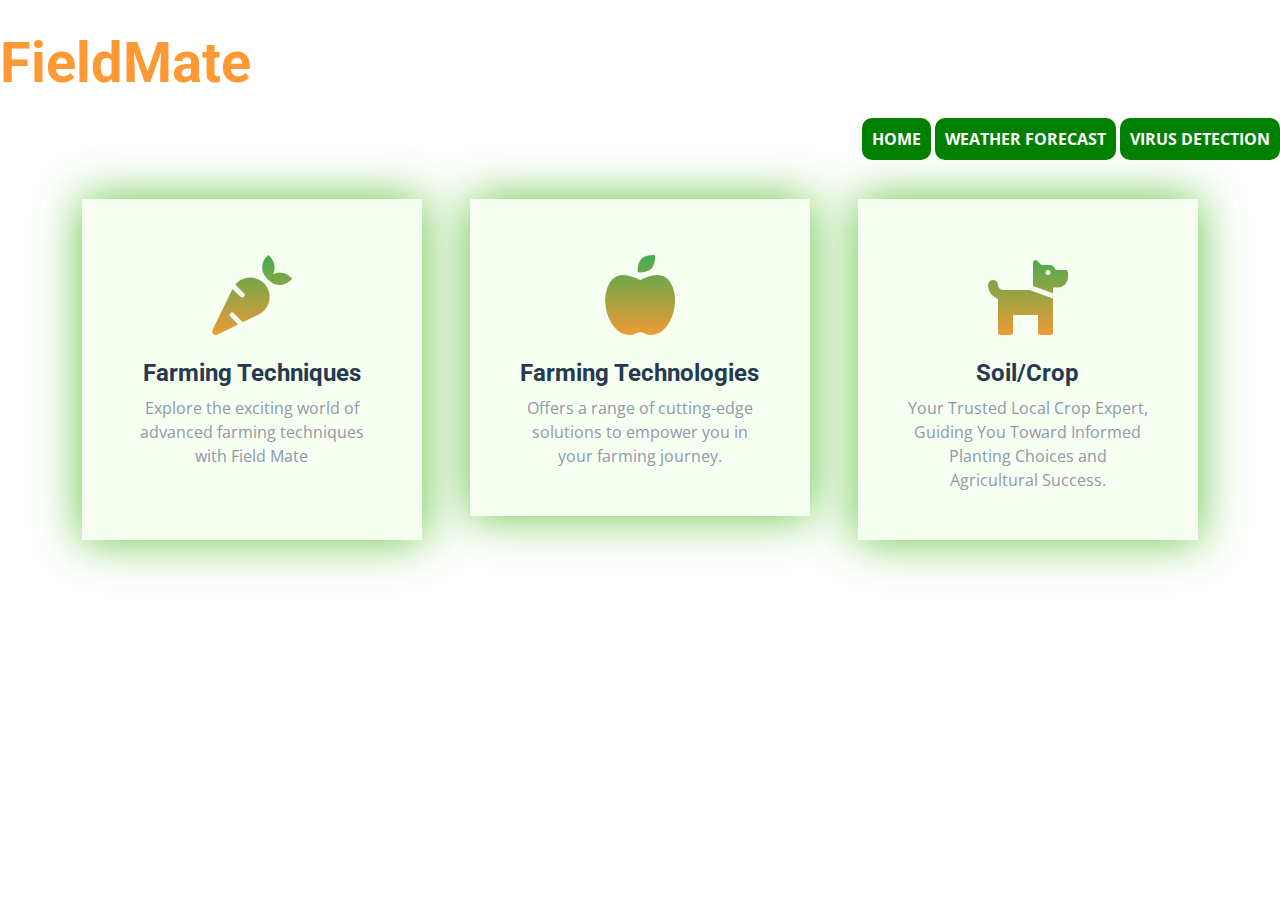
<file: more/more.html>
<!DOCTYPE html>
<html lang="en">

<head>
    <meta charset="utf-8">
    <title>FieldMate</title>
    <meta content="width=device-width, initial-scale=1.0" name="viewport">
    <meta content="Free HTML Templates" name="keywords">
    <meta content="Free HTML Templates" name="description">

    <!-- Favicon -->
    <link href="img/favicon.ico" rel="icon">

    <!-- Google Web Fonts -->
    <link rel="preconnect" href="https://fonts.gstatic.com">
    <link href="https://fonts.googleapis.com/css2?family=Open+Sans:wght@400;600&family=Roboto:wght@500;700&display=swap" rel="stylesheet">

    <!-- Icon Font Stylesheet -->
    <link href="https://cdnjs.cloudflare.com/ajax/libs/font-awesome/5.15.0/css/all.min.css" rel="stylesheet">
    <link href="https://cdn.jsdelivr.net/npm/bootstrap-icons@1.4.1/font/bootstrap-icons.css" rel="stylesheet">

    <!-- Libraries Stylesheet -->
    <link href="lib/owlcarousel/assets/owl.carousel.min.css" rel="stylesheet">

    <!-- Customized Bootstrap Stylesheet -->
    <link href="css/bootstrap.min.css" rel="stylesheet">

    <!-- Template Stylesheet -->
    <link href="css/style.css" rel="stylesheet">



    <style>
        .btn1{
            font-size: 20x;
            font-weight: bold;
            background: green;
            width:10px;
            padding: 10px;
            text-align: center;
            text-transform: uppercase;
            color: #fff;
            border-radius: 10px;
            cursor: pointer;
            
        }

        .corner{
            justify-content: right;
        }


    

    </style>




</head>

<body>
    <!-- Topbar Start -->
 
            </div>
            <div class="col-lg-6">
                
                    <a href="C:\Users\shiva\Downloads\resume\FieldMate_web\index.html" class="navbar-brand ms-lg-5">
                        <h1 class="m-0 display-4 text-primary"><span class="text-secondary">FieldMate</h1>
                    </a>
                   
                </div>
                
            </div>
            <div class="corner" align="right">
                <a href="../index.html" class="btn1">home</a> 
                <a href="../new_weather/new_weather.html" class="btn1">Weather forecast</a> 
                <a href="../virus/virus.html" class="btn1">virus detection</a> 
                
            </div>
           
    
    <!-- Topbar End -->





    <!-- Services Start -->
    <div class="container-fluid py-5">
        <div class="container">
            <div class="row g-5">
               
                <div class="col-lg-4 col-md-6">
                    <div class="service-item bg-light text-center p-5">
                        <i class="fa fa-carrot display-1 text-primary mb-3"></i>
                        <a href="avdtech/avdtecq.html" class="press"><h4>Farming Techniques</h4></a>
                        <p class="mb-0">Explore the exciting world of advanced farming techniques with Field Mate <br><br>

                        </p>
                        
                    </div>
                </div>
                <div class="col-lg-4 col-md-6">
                    <div class="service-item bg-light text-center p-5">
                        <i class="fa fa-apple-alt display-1 text-primary mb-3"></i>
                        <a href="tech/tech.html" class="press"><h4>Farming Technologies</h4></a>
                        <p class="mb-0"> Offers a range of cutting-edge solutions to empower you in your farming journey.</p>
                    </div>
                </div>
                <div class="col-lg-4 col-md-6">
                    <div class="service-item bg-light text-center p-5">
                        <i class="fa fa-dog display-1 text-primary mb-3"></i>
                        <a href="soil/soil.html" class="press"><h4>Soil/Crop</h4></a>
                        <p class="mb-0">Your Trusted Local Crop Expert, Guiding You Toward Informed Planting Choices and Agricultural Success.</p>
                    </div>
                </div>
               
                </div>
            </div>
        </div>
    </div>
    <!-- Services End -->

    <a href="#" class="btn btn-secondary py-3 fs-4 back-to-top"><i class="bi bi-arrow-up"></i></a>


    <!-- JavaScript Libraries -->
    <script src="https://code.jquery.com/jquery-3.4.1.min.js"></script>
    <script src="https://cdn.jsdelivr.net/npm/bootstrap@5.0.0/dist/js/bootstrap.bundle.min.js"></script>
    <script src="lib/easing/easing.min.js"></script>
    <script src="lib/waypoints/waypoints.min.js"></script>
    <script src="lib/counterup/counterup.min.js"></script>
    <script src="lib/owlcarousel/owl.carousel.min.js"></script>

    <!-- Template Javascript -->
    <script src="js/main.js"></script>
</body>

</html>
</file>
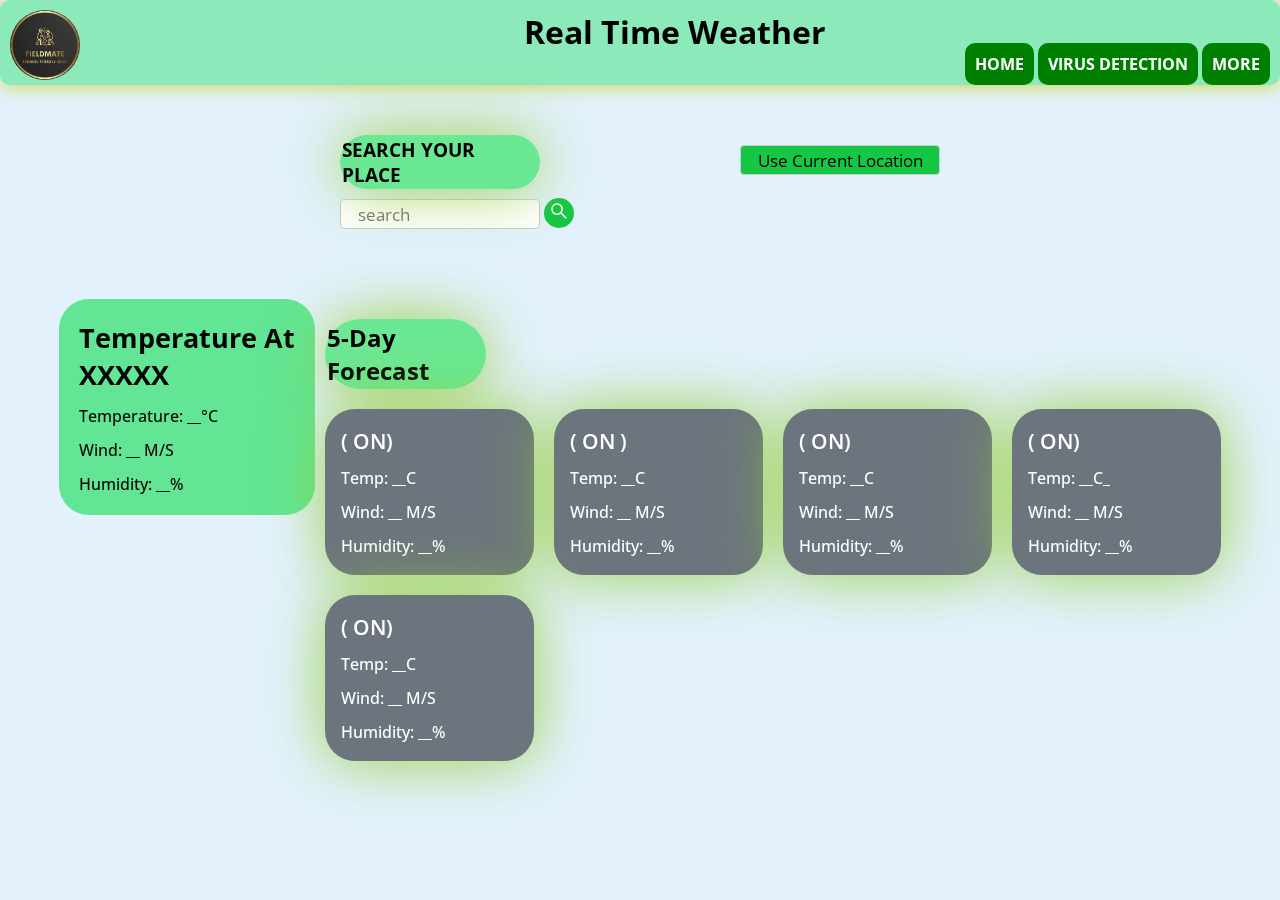
<file: new_weather/new_weather.html>
<!DOCTYPE html>
<!-- Coding By CodingNepal - www.codingnepalweb.com -->
<html lang="en">
  <head>
    <meta charset="utf-8">
  
    <title>weather</title>
    <link rel="stylesheet" href="style.css">
    <meta name="viewport" content="width=device-width, initial-scale=1.0">
    <script src="script.js" defer></script>

    <style>
     

     .hd{
            
           
            background: rgb(255, 255, 255);
            max-width:100%;
            padding: 10px;
            text-align: center;
            border-radius: 10px;
            backdrop-filter: saturate(180%) blur(5px);
            background-color: rgba(25, 219, 83, 0.401);
           box-shadow: 0 0 20px #c3cf22e4;
           transition: .5s;
          
      
           
           
   }

   .nav1{
            font-size: 20x;
            font-weight: bold;
            background: green;
            width:10px;
            padding: 10px;
            text-align: center;
            text-transform: uppercase;
            color: #fff;
            border-radius: 10px;
            cursor: pointer;
            text-decoration: none;
            
        }

        .fm{
     
     border-radius: 50%;
     width: 70px;
     margin:auto;
        }


        .card{
          backdrop-filter: saturate(180%) blur(10px);
      
      box-shadow: 0 0 60px #92cb36e4;
       transition: .5s
        }

        .searchfx{
          display: flex;
          gap: 10px;
        }

        .car {
           width: 20%;
               }

        .fxside{
          display: flex;
          gap:10px;
          justify-content: center;
        }

        .container{
          display: flex;
          justify-content: center;
          padding: 50px;

        }
        #google_translate_element {
            position: fixed;
            top: 20px;
            right: 20px;
            z-index: 9999; 
        }
      .search-container {
            text-align: center;
            margin: 20px 0;
        }

        #search-input {
            padding: 5px;
            width: 300px;
            font-size: 16px;
        }

        #search-button {
            padding: 5px 15px;
            font-size: 16px;
            cursor: pointer;
        }
        .day{

          background-color: rgba(34, 223, 75, 0.601);
          width: 18%;         
          border-radius: 220px;
          padding: 2px;
          backdrop-filter: saturate(180%) blur(10px);
      
      box-shadow: 0 0 60px #92cb36e4;
       transition: .5s
          

        }

        .search{

background-color: rgba(34, 223, 75, 0.601);
width: 50%;         
border-radius: 220px;
padding: 2px;
backdrop-filter: saturate(180%) blur(10px);

box-shadow: 0 0 60px #92cb36e4;
transition: .5s


}



    </style>




  </head>
  <body>
    <div class="hd">

      <div>
      <img class="fm" align="left" src="logo1 (1) (1).png" alt="">
    </div>
    <h1 class="he" >Real Time Weather</h1>
    
    <div  align="right">
      <a href="../index.html" class="nav1">home</a> 
      
      <a href="../virus/virus.html" class="nav1">virus detection</a> 
      <a href="../more/more.html" class="nav1">More</a> 
      
    </div>
    </div>
    <div class="container">
      <div class="weather-input">
        
       
        <h3 class="search">SEARCH YOUR PLACE</h3>
        <div clas="searchfx">

        <input class="city-input" type="text" placeholder="search">
      
        <button   class="search-btn"><svg stroke="currentColor" fill="currentColor" stroke-width="0" viewBox="0 0 1024 1024" height="1.5em"
          width="1.5em" xmlns="http://www.w3.org/2000/svg">
          <path
            d="M909.6 854.5L649.9 594.8C690.2 542.7 712 479 712 412c0-80.2-31.3-155.4-87.9-212.1-56.6-56.7-132-87.9-212.1-87.9s-155.5 31.3-212.1 87.9C143.2 256.5 112 331.8 112 412c0 80.1 31.3 155.5 87.9 212.1C256.5 680.8 331.8 712 412 712c67 0 130.6-21.8 182.7-62l259.7 259.6a8.2 8.2 0 0 0 11.6 0l43.6-43.5a8.2 8.2 0 0 0 0-11.6zM570.4 570.4C528 612.7 471.8 636 412 636s-116-23.3-158.4-65.6C211.3 528 188 471.8 188 412s23.3-116.1 65.6-158.4C296 211.3 352.2 188 412 188s116.1 23.2 158.4 65.6S636 352.2 636 412s-23.3 116.1-65.6 158.4z">
          </path>
        </svg></button>
      </div>
    </div>
      
    
      



        <div class="separator"></div>
        <button class="location-btn">Use Current Location</button>
      </div>
    





      










       <div class="fxside">
      <div class=" car weather-data">
        <div class="current-weather">
          <div class="details">
            
            <h2>Temperature At XXXXX</h2>
            <h6>Temperature: __°C</h6>
            <h6>Wind: __ M/S</h6>
            <h6>Humidity: __%</h6>
          </div>
        </div>
        </div>
        <div class="weather-data">
        <div class="days-forecast">
          <h2 class="day">  5-Day Forecast</h2>
          <ul class="weather-cards">
            <li class="card">
              <h3>( ON)</h3>
              <h6>Temp: __C</h6>
              <h6>Wind: __ M/S</h6>
              <h6>Humidity: __%</h6>
            </li>
            <li class="card">
              <h3>( ON )</h3>
              <h6>Temp: __C</h6>
              <h6>Wind: __ M/S</h6>
              <h6>Humidity: __%</h6>
            </li>
            <li class="card">
              <h3>( ON)</h3>
              <h6>Temp: __C</h6>
              <h6>Wind: __ M/S</h6>
              <h6>Humidity: __%</h6>
            </li>
            <li class="card">
              <h3>( ON)</h3>
              <h6>Temp: __C_</h6>
              <h6>Wind: __ M/S</h6>
              <h6>Humidity: __%</h6>
            </li>
            <li class="card">
              <h3>( ON)</h3>
              <h6>Temp: __C</h6>
              <h6>Wind: __ M/S</h6>
              <h6>Humidity: __%</h6>
            </li>
          </ul>
        </div>
      </div>
    </div>
  </div>
</div>

<div id="google_translate_element"></div>

    <script type="text/javascript">
        function googleTranslateElementInit() {
            new google.translate.TranslateElement({pageLanguage: 'en', includedLanguages: 'en,te,hi', layout: google.translate.TranslateElement.InlineLayout.SIMPLE}, 'google_translate_element');
        }
    </script>

    <script type="text/javascript" src="https://translate.google.com/translate_a/element.js?cb=googleTranslateElementInit"></script>
   <script>
    
  </body>
</html>
</file>
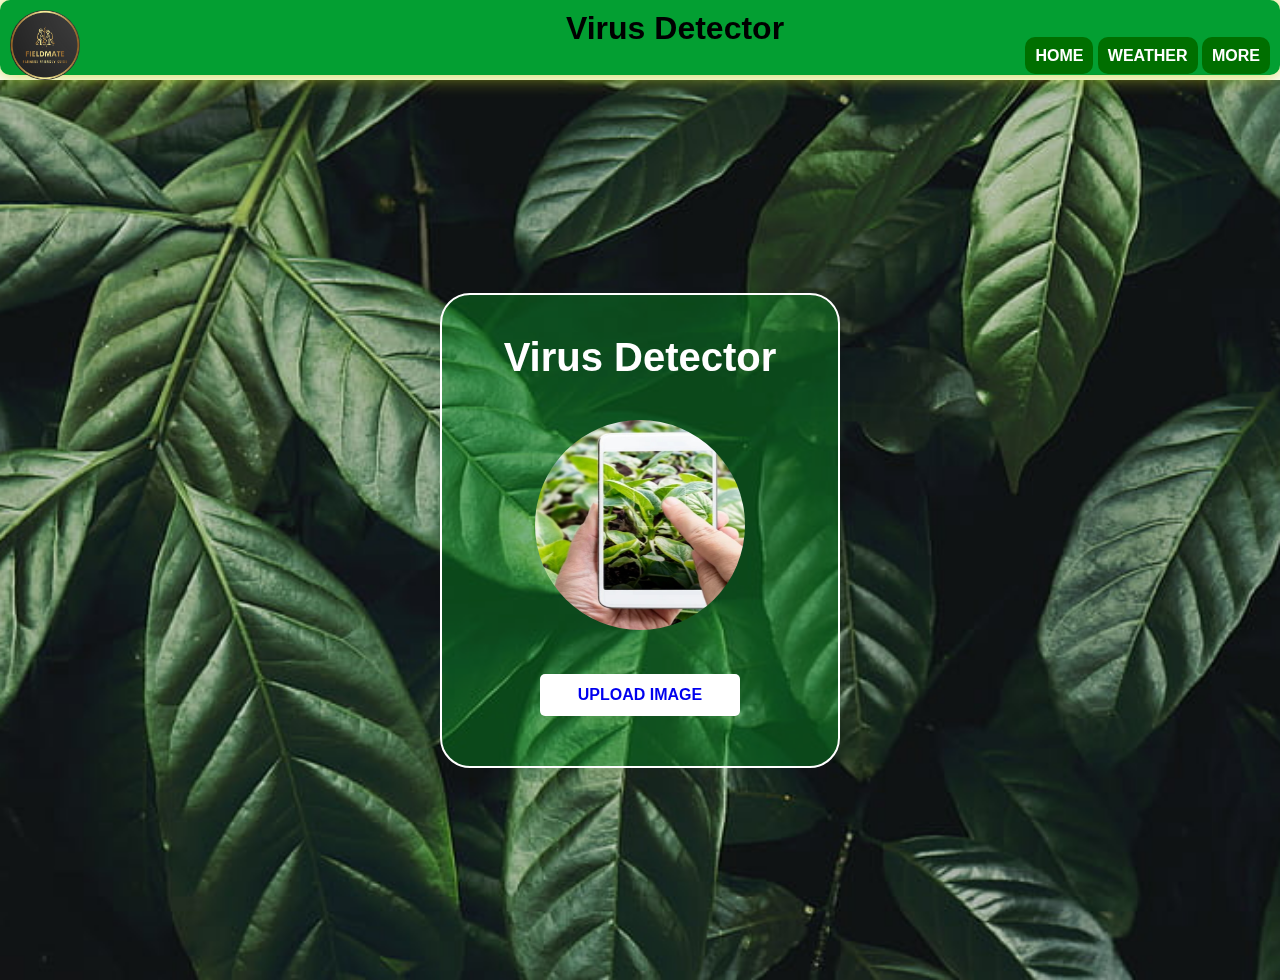
<file: virus/virus.html>
<!DOCTYPE html>
<html lang="en">
<head>
    <meta name="viewport" content="width=device-width, initial-scale=1.0">
    <title>Virus Detector</title>
    <style>
        /* Your existing CSS code here */
        #google_translate_element {
            position: fixed;
            top: 20px;
            right: 20px;
            z-index: 9999; 
        }
      .search-container {
            text-align: center;
            margin: 20px 0;
        }

        #search-input {
            padding: 5px;
            width: 300px;
            font-size: 16px;
        }

        #search-button {
            padding: 5px 15px;
            font-size: 16px;
            cursor: pointer;
        }



        * {
            margin: 0;
            padding: 0;
            font-family: 'poppins', sans-serif;
            box-sizing: border-box;
        }

        .c1 {
            width: 100%;
            height: 100vh;
            background: rgb(246, 248, 246);
            display: flex;
            align-items: center;
            justify-content: center;
        }

        .c2 {
            width: 400px;
            background: #0892246d;
            padding: 40px;
            border: 2px solid white; /* Add a white border */
            border-radius: 30px;
            text-align: center;
            position: relative;
        }
        

        .c2 h1 {
            font-size: 40px;
            font-weight: 800;
            color: #ffffff;
        }

        .c2 img {
            width: 210px;
            height: 210px;
            border-radius: 50%;
            margin-top: 40px;
            margin-bottom: 30px;
        }

        label {
            display: block;
            width: 200px;
            background: #fff;
            padding: 12px;
            margin: 10px auto;
            border-radius: 5px;
            cursor: pointer;
        }

        input {
            display: none;
        }

        .c1 {
            background-image: url("back1.jpg");
            background-size: cover;
            background-repeat: no-repeat;
            background-position: center;
        }

        
        .message {
            color: red;
            font-size: 25px;
            position: absolute; /* Position it absolutely within the .c2 element */
            bottom: 20px; /* Adjust the distance from the bottom */
            left: 0; /* Position it at the left */
            right: 0; /* Position it at the right */
        }
        

        /* Add a class to hide the "Upload Image" label after image upload */
        .hidden {
            display: Update Image;
        }
        
        .hd{
            
           
            background: rgb(255, 255, 255);
            max-width:100%;
            padding: 10px;
            text-align: center;
            border-radius: 10px;
            backdrop-filter: saturate(180%) blur(5px);
            background-color: rgb(3, 159, 50);
           box-shadow: 0 0 20px #c3cf22e4;
           transition: .5s;
        }
          
      
        .nav1{
            font-size: 20x;
            font-weight: bold;
            background: rgb(0, 111, 0);
            width:10px;
            padding: 10px;
            text-align: center;
            text-transform: uppercase;
            color: #fff;
            border-radius: 10px;
            cursor: pointer;
            text-decoration: none;
            
        }

        .fm{
     
     border-radius: 50%;
     width: 70px;
     margin:auto;
        }


    </style>
</head>
<body>
    <div class="up">
    <div class="hd">

        <div>
        <img class="fm" align="left" src="logo1 (1) (1).png" alt="">
      </div>
      <h1 >Virus Detector</h1>
      
      <div  align="right">
        <a href="../index.html" class="nav1">HOME</a> 
        
        <a href="../new_weather/new_weather.html" class="nav1">WEATHER</a> 
        <a href="../more/more.html" class="nav1">MORE</a> 
        
      </div>
      </div>

     
      <div class="c1">
    <div class="c2"  >
        <b><h1>Virus Detector</h1></b>
        <div class="message" id="message"></div>
        <!-- Added an id to the image element -->
        <img src="virus uplode.jpg" id="profile-pic">
        <!-- Use an anchor element to open the Google Form -->
        <label for="input-file" id="upload-label"><a href="https://forms.gle/nh1Pn8nxFFRJ5iqW7" target="_blank" style="text-decoration: none;"><strong>UPLOAD IMAGE</strong></a></label>
        <!-- Corrected the id attribute to match the JavaScript code -->
        <input type="file" accept="image/jpeg, image/png, img/jpg" id="input-file">
    </div>
</div>
</div>

<div id="google_translate_element"></div>

    <script type="text/javascript">
        function googleTranslateElementInit() {
            new google.translate.TranslateElement({pageLanguage: 'en', includedLanguages: 'en,te,hi', layout: google.translate.TranslateElement.InlineLayout.SIMPLE}, 'google_translate_element');
        }
    </script>

    <script type="text/javascript" src="https://translate.google.com/translate_a/element.js?cb=googleTranslateElementInit"></script>
   <script>
     <script>
    let profilePic = document.getElementById("profile-pic");
    let inputFile = document.getElementById("input-file");
    let message = document.getElementById("message");

    inputFile.onchange = function () {
        profilePic.src = URL.createObjectURL(inputFile.files[0]);
        // Display a message in red font
        message.textContent = "Image is uploaded";
    }
</script>
</body>
</html>
</file>
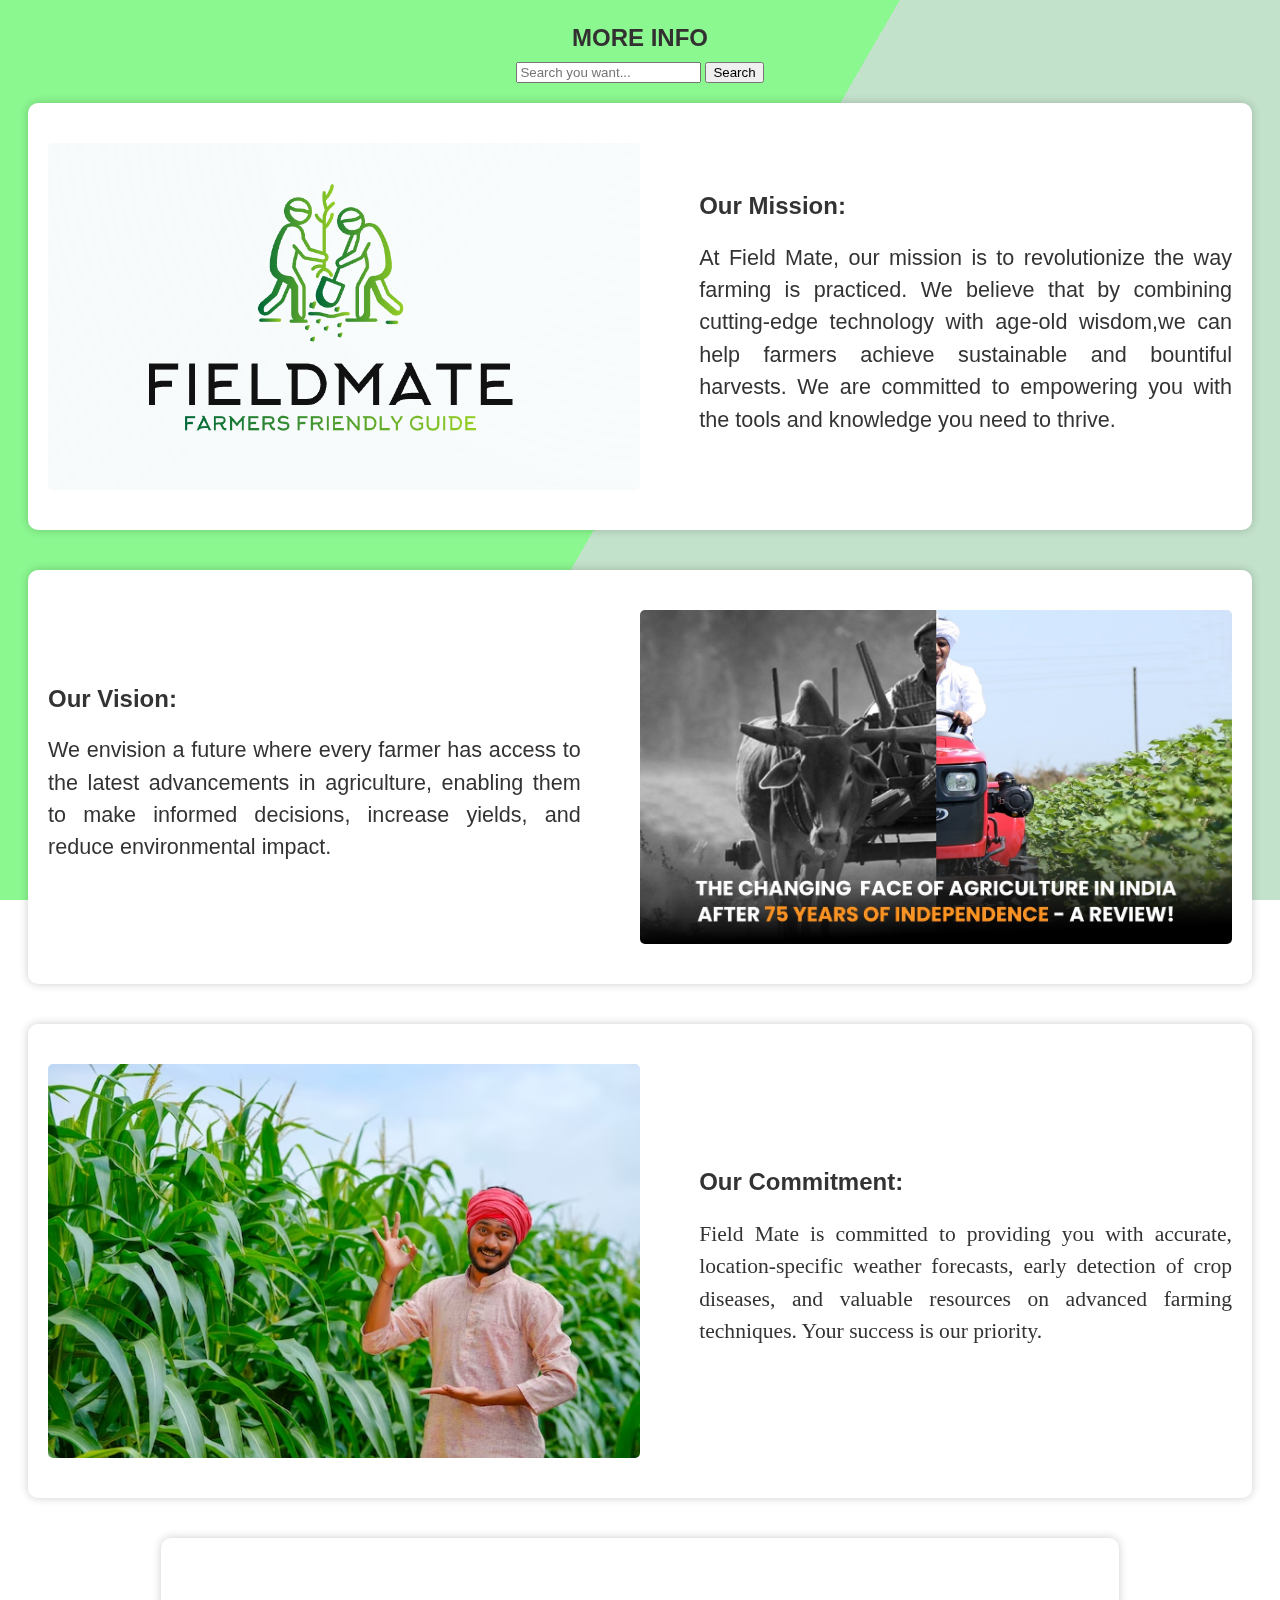
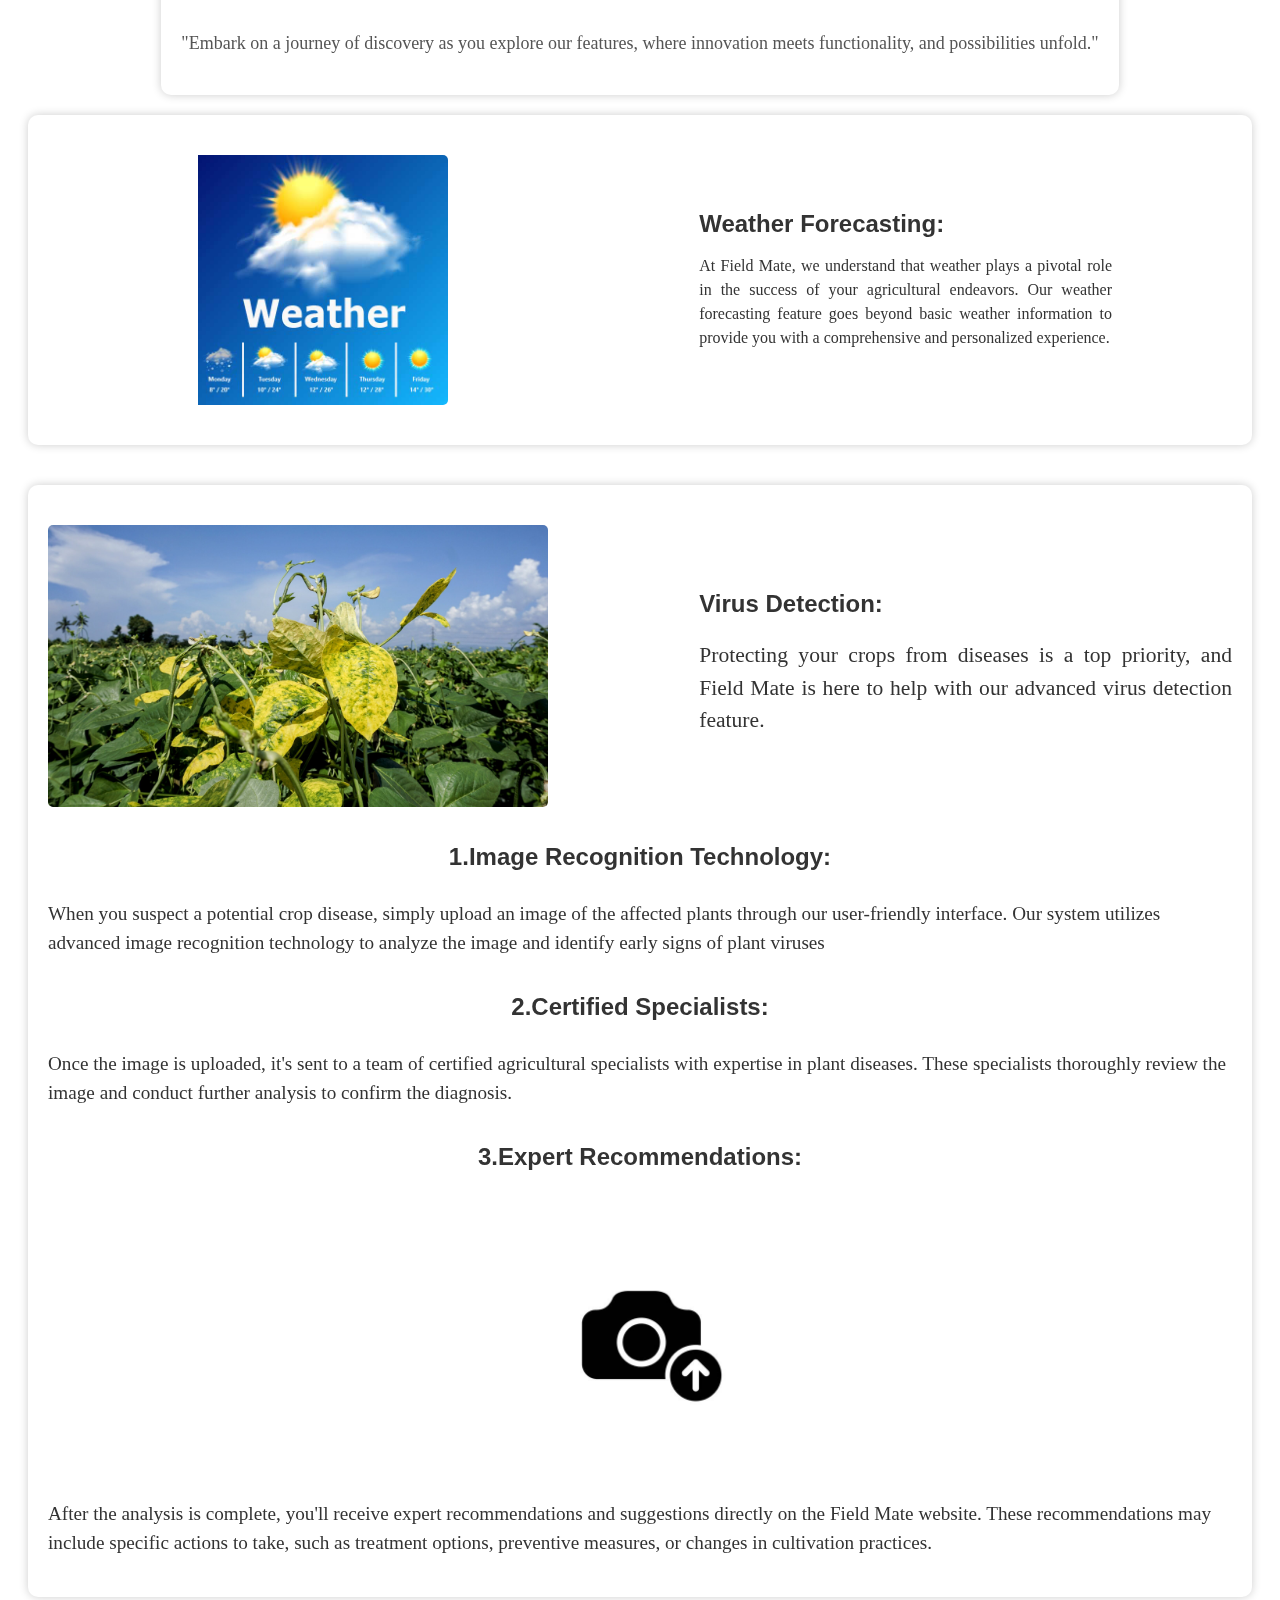
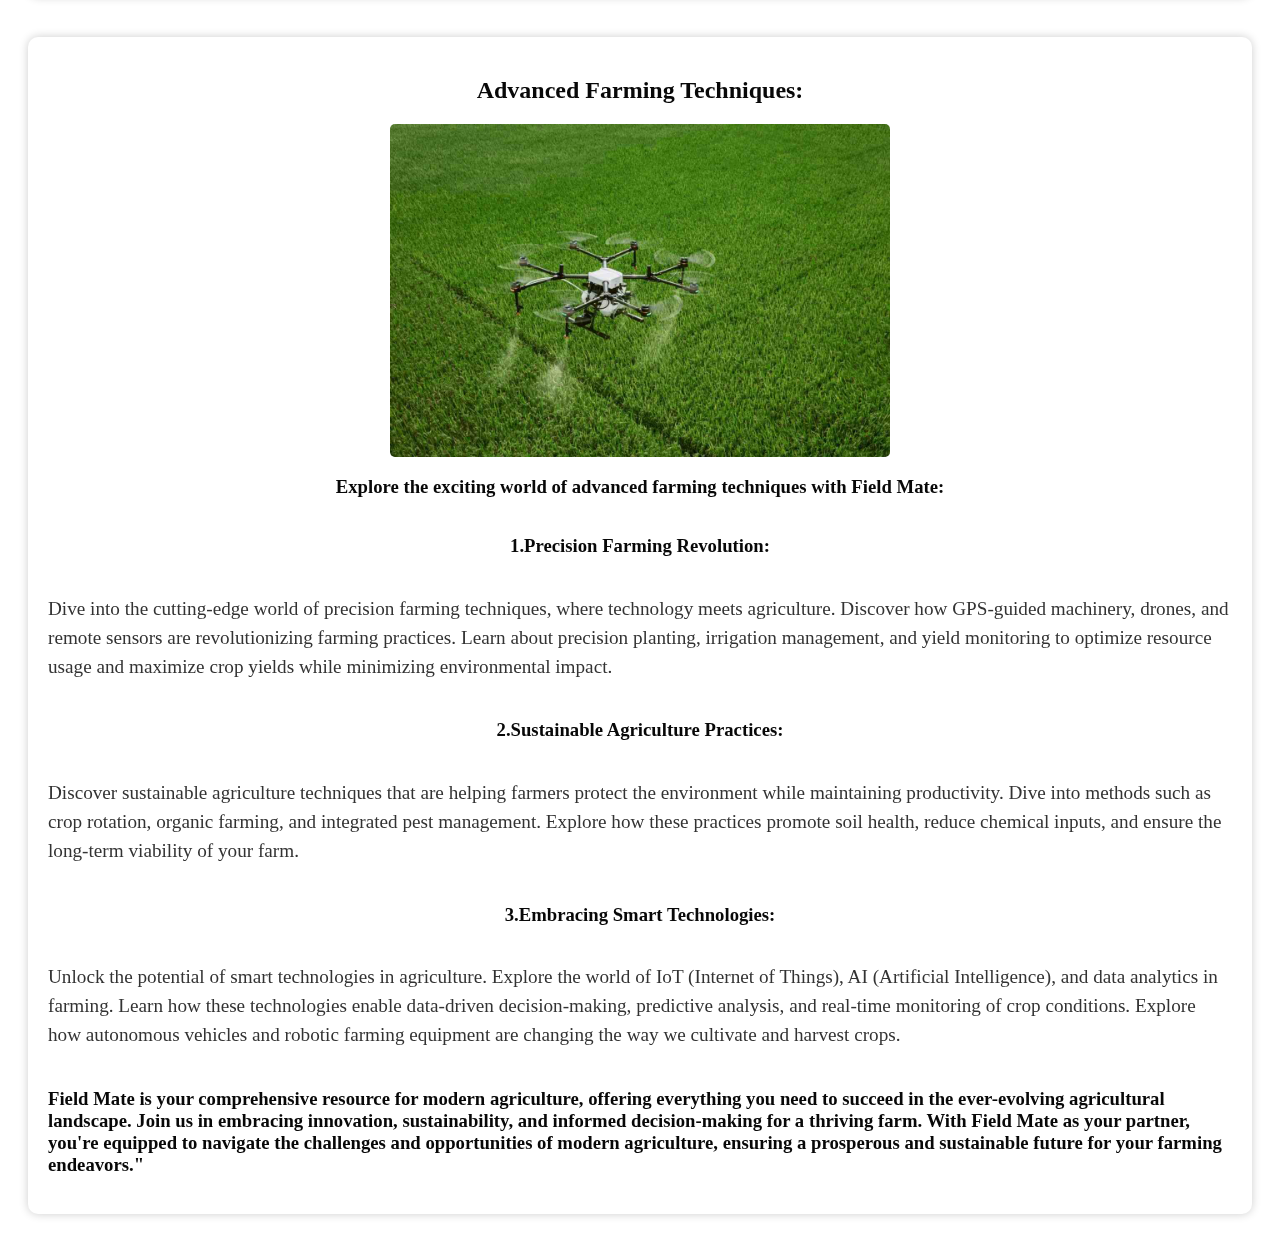
<file: assets/about/pg.html>
<!DOCTYPE html>
<html lang="en">
  <head>
   
    <meta charset="UTF-8">
    <meta name="viewport" content="width=device-width, initial-scale=1.0">
    <title>Modern Farming Practices</title>
    <style>
        body {
            background-image: url();
            display: grid;
            place-items: center;
            color: rgb(8, 8, 8);
        }
         
        .main__bg {
        background-image: linear-gradient(-60deg, #bbdec4 50%, #7bf781 50%);
        animation: slide 3s ease-in-out infinite alternate;
        position: fixed;
        top: 0;
        bottom: 0;
        left: -50%;
        right: -50%;
        opacity: 0.5;
        z-index: -1;
        }
         
        .layer1 {
        animation-direction: alternate-reverse;
        animation-duration: 4s;
        }
         
        .layer2 {
        animation-duration: 5s;
        }
         
        @keyframes slide {
        0% {
            transform: translateX(-25%);
        }
        100% {
            transform: translateX(25%);
        }
        }

    .nav {
            
            display:grid;
            
        }

       .navbar-logo {
            float: left;
            width: 150px;
            height: 150px;
            border-radius: 50%;
            margin: auto ;
       }
       

     

        

        .navbar-logo img {
            width: 150px; 
            height: auto;
            border-radius: 50%;
        }

        .container {
            display: flex;
            flex-direction: column;
            align-items: center;
            background-color: #fff;
            border-radius: 10px;
            box-shadow: 0px 0px 10px rgba(0, 0, 0, 0.2);
            margin: 20px;
            padding: 20px;
        }

        .section {
            display: flex;
            flex-direction: row;
            justify-content: space-between;
            align-items: center;
            margin: 20px 0;
        }

        .image {
            max-width: 50%;
            height: auto;
            border-radius: 5px;
            transition: transform 0.3s ease-in-out;
        }

      
        .image:hover {
            transform: scale(1.1);
        }

        .text, .text1 {
            max-width: 45%;
            text-align: justify;
            font-family: sans-serif;
            font-size: large;
        }

        p {
            font-family: sans-serif;
            font-size: 16px;
            line-height: 1.5;
            color: #333;
            font-family: "Times New Roman", serif;
        }

        h1 {
            font-family: sans-serif;
            font-size: 24px; 
            font-weight: bold;
            color: #333;
            margin-bottom: 10px;
        }

        b {
            font-family: sans-serif;
            font-weight: normal; 
        }

        @media (max-width: 768px) {
            .container {
                padding: 10px;
            }

            .section {
                flex-direction: column;
                align-items: center;
            }

            .image {
                max-width: 100%;
            }

            .text, .text1 {
                max-width: 100%;
                padding-right: 0;
            }
        }

        
      
     

        .feature {
            margin-top: 20px;
            padding: 20px;
            background-color: #ffffff;
            border-radius: 10px;
            box-shadow: 0px 0px 10px rgba(0, 0, 0, 0.2);
            transition: transform 0.3s ease-in-out;
        }

        .feature:hover {
            transform: scale(1.05);
        }

        .feature-title {
            font-size: 24px;
            font-weight: bold;
            color: #ffffff;
            text-transform: uppercase;
            letter-spacing: 2px;
            position: relative;
            display: inline-block;
        }

        /* Add underline animation */
        .feature-title::after {
            content: "";
            position: absolute;
            left: 0;
            bottom: -5px; /* Adjust the distance of the underline from the text */
            width: 100%;
            height: 2px;
            background-color: #e9eaeb; /* Change to your desired underline color */
            transform: scaleX(0);
            transform-origin: bottom right;
            transition: transform 0.3s ease-in-out;
        }

        .feature-title:hover::after {
            transform: scaleX(1);
            transform-origin: bottom left;
        }

        .feature-description {
            font-size: 18px;
            line-height: 1.5;
            color: #555;
        }

        /* Add overall animation */
        @keyframes fadeInUp {
            from {
                opacity: 0;
                transform: translateY(20px);
            }
            to {
                opacity: 1;
                transform: translateY(0);
            }
        }

        .animated-title {
            animation: fadeInUp 1s ease;
        }
            
  
        
        
       
        
    </style>
</head>
    
<body>
  <div class="main__bg"></div>
  <div class="main__bg layer1"></div>
  <div class="main__bg layer2"></div>
 <!-- Navigation bar -->
 <div class="nav">
  



<center><h1 style="color:#323030;">MORE INFO</h1></center>


   <!-- Search bar -->
    <div class="search-container">
        <input type="text" id="search-input" placeholder="Search you want...">
        <button id="search-button">Search</button>
    </div>
  
  
  

        
    </div>
    <div class="container">
        <div class="section">
          <img class="image" src="filedmate green logo.png" alt="Image 1">
          <div class="text">
            <h1 >Our Mission:</h1>
            
            <p style="font-size: larger;"><b>At Field Mate, our mission is to revolutionize the way farming is practiced. We believe that by combining cutting-edge technology with age-old wisdom,we can help farmers achieve sustainable and bountiful harvests. We are committed to empowering you with the tools and knowledge you need to thrive.</b></p>
          </div>
        </div>
      </div>
      <div class="container">
        <div class="section">
            
          <div class="text">
            <h1>Our Vision:</h1>
         <p style="font-size: larger;" ><b>We envision a future where every farmer has access to the latest advancements in agriculture, enabling them to make informed decisions, increase yields, and reduce environmental impact.</b></p>          
        </div>
          <img class="image" src="vision.jpeg" alt="Image 1">
        </div>
      </div>
      <div class="container">
        <div class="section">
          <img class="image" src="mission.avif" alt="Image 3">
          <div class="text1">
            <h1>Our Commitment:</h1>
            <b><p style="font-size: larger;">
                Field Mate is committed to providing you with accurate, location-specific weather forecasts, early detection of crop diseases, and valuable resources on advanced farming techniques. Your success is our priority.             </p></b> 
          </div>
        </div>
      </div>


      <div class="feature">
        <h1 class="feature-title animated-title">EXPLORE OUR FEATURES</h1>
        <p class="feature-description">"Embark on a journey of discovery as you explore our features, where innovation meets functionality, and possibilities unfold."</p>
    </div>


      <div class="container">
           <!-- Weather Forecasting -->
    <div class="section">
        <img class="image" src="weather.jpg" alt="Image 1" width="250px" height="250px" style="padding-left: 150px;">
        <div class="text">
           <h1 > Weather Forecasting:</h1>
            <p style="padding-right: 120px;">At Field Mate, we understand that weather plays a pivotal role in the success of your agricultural endeavors. Our weather forecasting feature goes beyond basic weather information to provide you with a comprehensive and personalized experience.</p>
        </div>
    </div>
    </div>
    <div class="container">
    <!-- Virus Detection -->
    <div class="section">
        <img class="image" src="virus.jpg" alt="Image 2" width="500" height="250px">
        <div class="text">
           <h1>Virus Detection:</h1>
            <p style="font-size:larger;">Protecting your crops from diseases is a top priority, and Field Mate is here to help with our advanced virus detection feature.</p>
        </div>
    </div>
    

      <h1>1.Image Recognition Technology:</h1>
      <b><p style="font-size:larger;">When you suspect a potential crop disease, simply upload an image of the affected plants through our user-friendly interface. Our system utilizes advanced image recognition technology to analyze the image and identify early signs of plant viruses</p></b>
             <h1>2.Certified Specialists:</h1>
      <b><p style="font-size:larger;">Once the image is uploaded, it's sent to a team of certified agricultural specialists with expertise in plant diseases. These specialists thoroughly review the image and conduct further analysis to confirm the diagnosis.</p></b> 
      
      
      <h1>3.Expert Recommendations:</h1>
      <img class="image" src="uplode.jpg" alt="Image 1" width="300" height="150px" style="border-radius: 50%;">
      <b><p style="font-size:larger;">After the analysis is complete, you'll receive expert recommendations and suggestions directly on the Field Mate website. These recommendations may include specific actions to take, such as treatment options, preventive measures, or changes in cultivation practices.</p></b>
    </div>
      <div class="container">
      <h2>Advanced Farming Techniques:</h2>
      <img class="image" src="drone.jpg" alt="Image 1" width="500px" height="300px">
      <h3>Explore the exciting world of advanced farming techniques with Field Mate:</h3>
      
      <h3>1.Precision Farming Revolution:</h3>
         <b><p style="font-size:larger;">Dive into the cutting-edge world of precision farming techniques, where technology meets agriculture. Discover how GPS-guided machinery, drones, and remote sensors are revolutionizing farming practices. Learn about precision planting, irrigation management, and yield monitoring to optimize resource usage and maximize crop yields while minimizing environmental impact.</p></b>
      
      <h3>2.Sustainable Agriculture Practices:</h3>
      <b><p style="font-size:larger; font-family:Alkatra; "Helvetica Neue", Helvetica, sans-serif;">Discover sustainable agriculture techniques that are helping farmers protect the environment while maintaining productivity. Dive into methods such as crop rotation, organic farming, and integrated pest management. Explore how these practices promote soil health, reduce chemical inputs, and ensure the long-term viability of your farm.</p></b>
      
      <h3>3.Embracing Smart Technologies:</h3>
      <b><p style="font-size:larger;">Unlock the potential of smart technologies in agriculture. Explore the world of IoT (Internet of Things), AI (Artificial Intelligence), and data analytics in farming. Learn how these technologies enable data-driven decision-making, predictive analysis, and real-time monitoring of crop conditions. Explore how autonomous vehicles and robotic farming equipment are changing the way we cultivate and harvest crops.</p></b>
      
      <h3 style="font-family:Alkatra;">Field Mate is your comprehensive resource for modern agriculture, offering everything you need to succeed in the ever-evolving agricultural landscape. Join us in embracing innovation, sustainability, and informed decision-making for a thriving farm. With Field Mate as your partner, you're equipped to navigate the challenges and opportunities of modern agriculture, ensuring a prosperous and sustainable future for your farming endeavors."</h3>
</div>


            
            
            






  
   <div id="google_translate_element"></div>

    <script type="text/javascript">
        function googleTranslateElementInit() {
            new google.translate.TranslateElement({pageLanguage: 'en', includedLanguages: 'en,te', layout: google.translate.TranslateElement.InlineLayout.SIMPLE}, 'google_translate_element');
        }
    </script>

    <script type="text/javascript" src="https://translate.google.com/translate_a/element.js?cb=googleTranslateElementInit"></script>
   <script>
        function searchHeading() {
            // Get the input value entered by the user
            var searchTerm = document.getElementById("search-input").value.toLowerCase();
            
            // Get all the headings in your document
            var headings = document.querySelectorAll("h1, h2, h3, h4, h5, h6,p");

            // Loop through the headings to find a match
            for (var i = 0; i < headings.length; i++) {
                var headingText = headings[i].textContent.toLowerCase();

                // Check if the heading text contains the search term
                if (headingText.includes(searchTerm)) {
                    // Scroll to the found heading
                    headings[i].scrollIntoView({ behavior: "smooth", block: "start" });
                    return; // Stop searching after the first match
                }
            }

            // If no matching heading is found, you can display a message or take other actions
            alert("Heading not found.");
        }

        // Attach the searchHeading function to the button click event
        document.getElementById("search-button").addEventListener("click", searchHeading);
    </script>
    
    

</body>
</html>
</file>
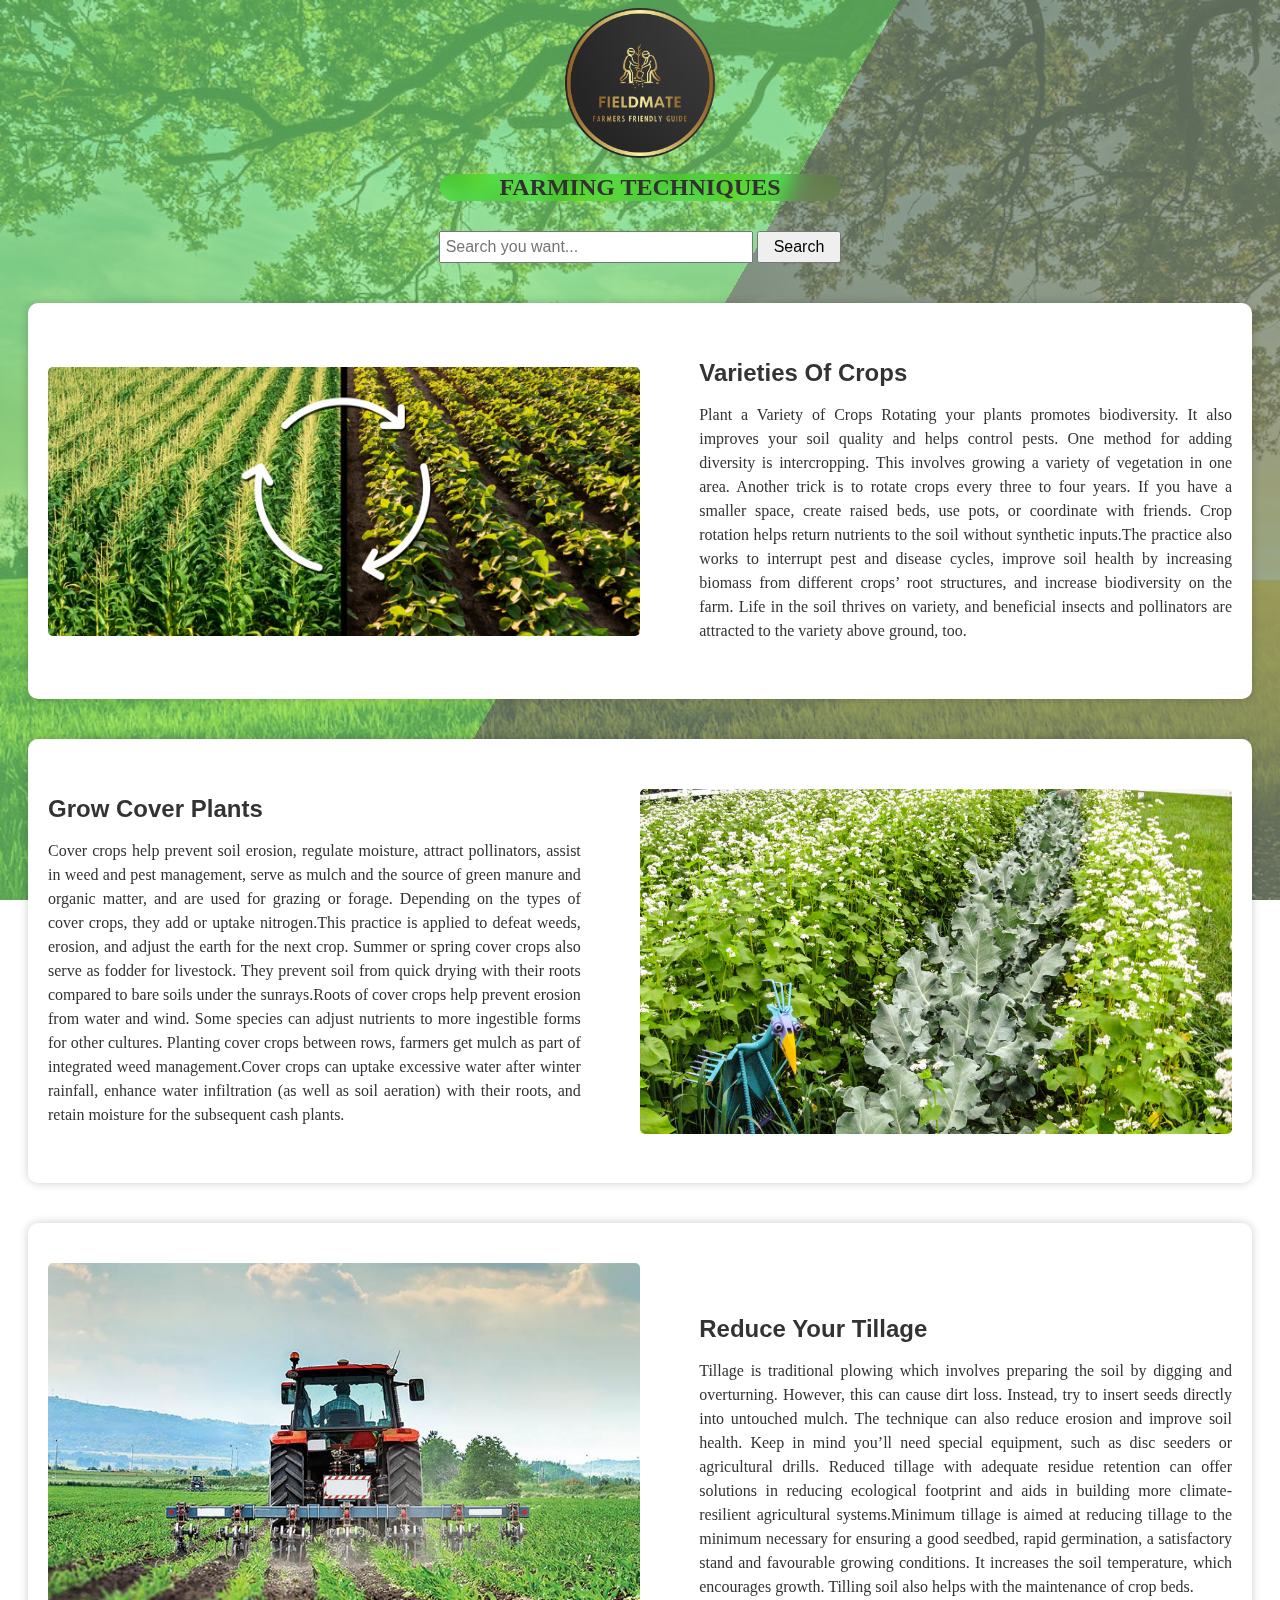
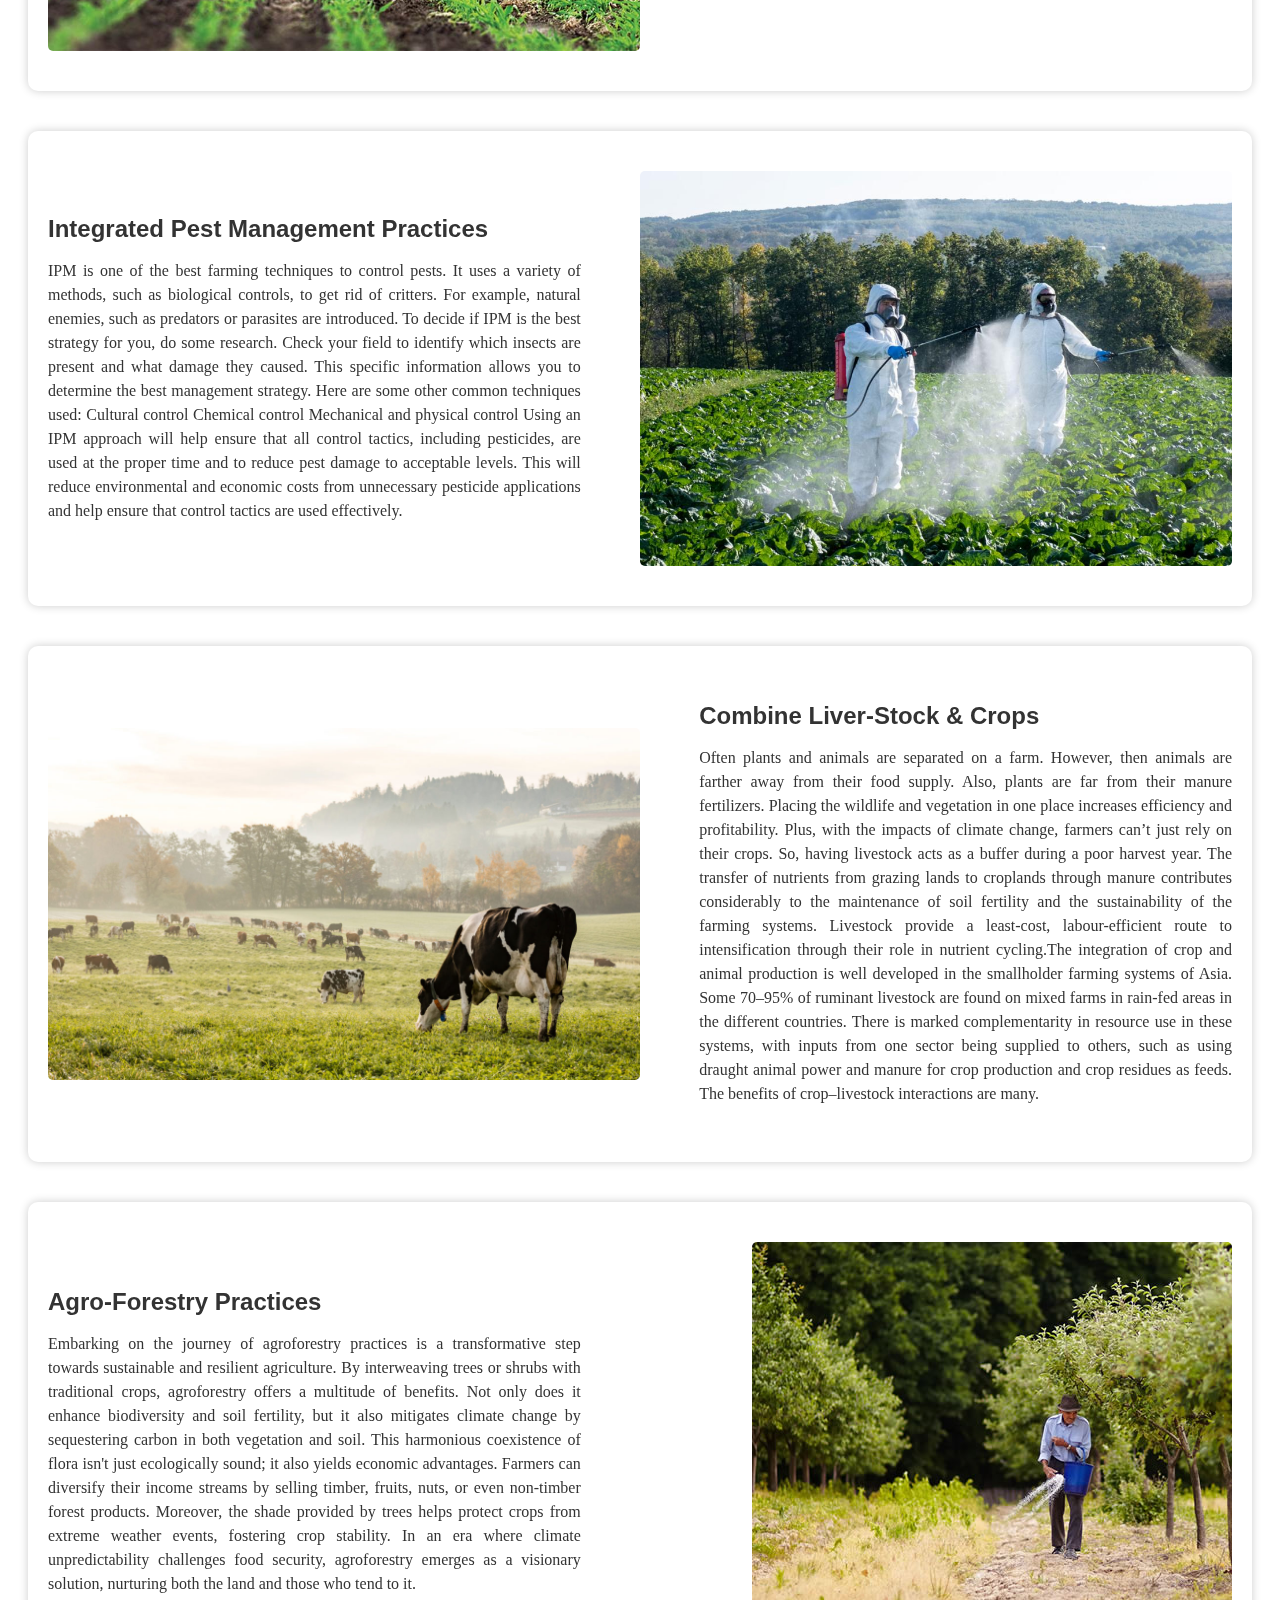
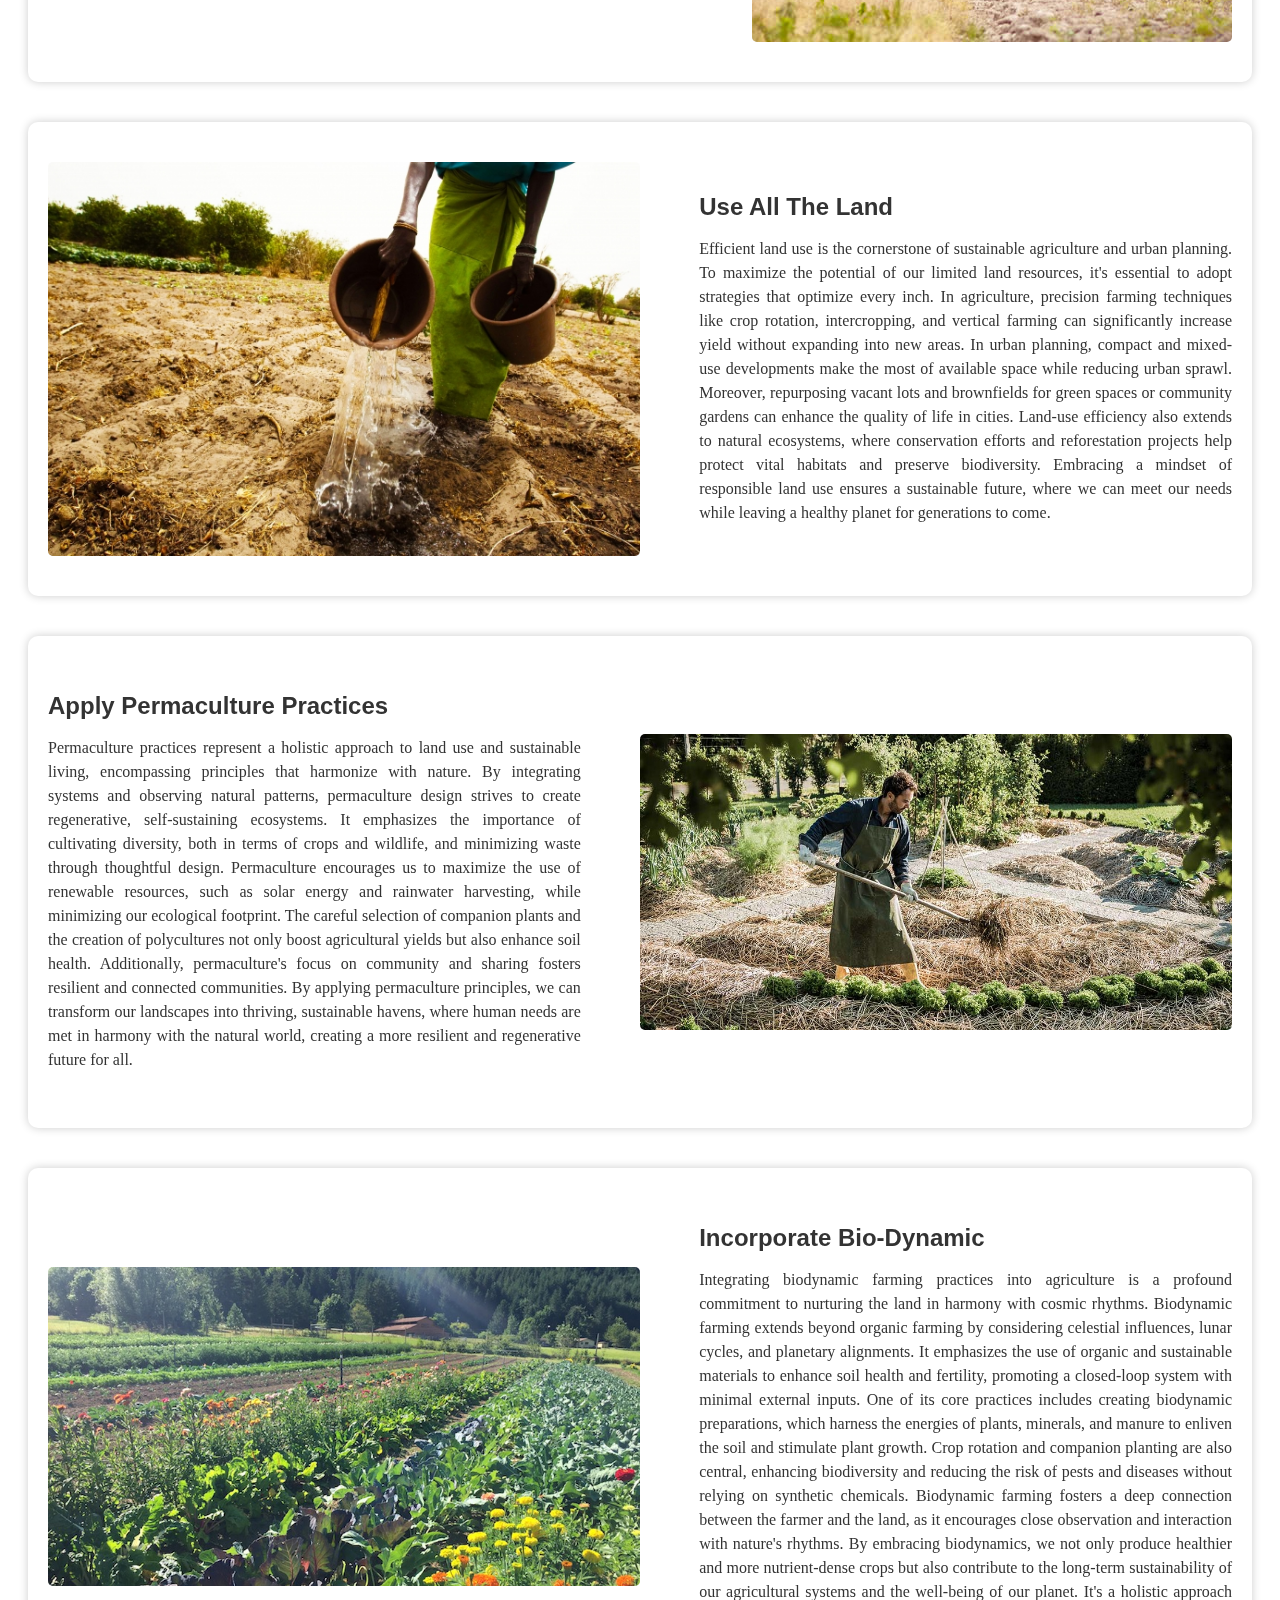
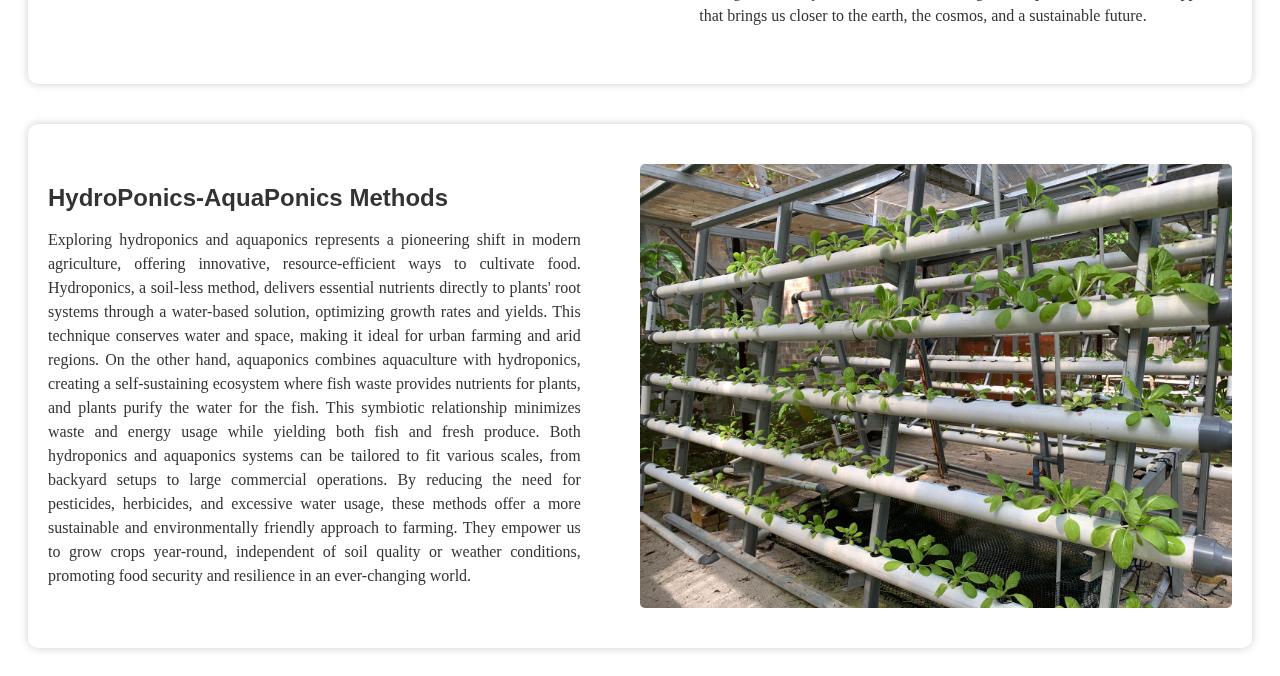
<file: more/avdtech/avdtecq.html>
<!DOCTYPE html>
<html lang="en">
  <head>
    <meta charset="UTF-8">
    <meta name="viewport" content="width=device-width, initial-scale=1.0">
    <title>Modern Farming Practices</title>
    <style>
        body {
          background-image: url(bg.jpeg);
          background-repeat: no-repeat;
          background-size: cover;
          background-attachment: fixed;
            display: grid;
            place-items: center;
            color: yellow;
        }
         
        .main__bg {
        background-image: linear-gradient(-60deg, #788b77ba 50%, #82f38293 50%);
        animation: slide 3s ease-in-out infinite alternate;
        position: fixed;
        top: 0;
        bottom: 0;
        left: -50%;
        right: -50%;
        opacity: 0.5;
        z-index: -1;
        }
         
        .layer1 {
        animation-direction: alternate-reverse;
        animation-duration: 4s;
        }
         
        .layer2 {
        animation-duration: 5s;
        }
         
        @keyframes slide {
        0% {
            transform: translateX(-25%);
        }
        100% {
            transform: translateX(25%);
        }
        }

    .nav {
            
            display:grid;
            
        }

        .navbar-logo {
            float: left;
            width: 150px;
            height: 150px;
            border-radius: 50%;
            margin: auto ;
        }
        #google_translate_element {
  position: fixed;
  top: 20px;
  right: 20px;
  z-index: 9999; 
}
     

        

        .navbar-logo img {
            width: 150px; 
            height: auto;
            border-radius: 50%;
        }

        .container {
            display: flex;
            flex-direction: column;
            align-items: center;
            background-color: #fff;
            border-radius: 10px;
            box-shadow: 0px 0px 10px rgba(0, 0, 0, 0.2);
            margin: 20px;
            padding: 20px;
        }

        .section {
            display: flex;
            flex-direction: row;
            justify-content: space-between;
            align-items: center;
            margin: 20px 0;
        }

        .image {
            max-width: 50%;
            height: auto;
            border-radius: 5px;
            transition: transform 0.3s ease-in-out;
        }

      
        .image:hover {
            transform: scale(1.1);
        }

        .text, .text1 {
            max-width: 45%;
            text-align: justify;
            font-family: "Arial", sans-serif;
        }

        p {
            font-size: 16px;
            line-height: 1.5;
            color: #333;
            font-family: "Times New Roman", serif;
        }

        h1 {
            font-size: 24px; 
            font-weight: bold;
            color: #333;
            margin-bottom: 10px;
        }

        b {
            font-weight: normal; 
        }

        @media (max-width: 768px) {
            .container {
                padding: 10px;
            }

            .section {
                flex-direction: column;
                align-items: center;
            }

            .image {
                max-width: 100%;
            }

            .text, .text1 {
                max-width: 100%;
                padding-right: 0;
            }
        }

        
        #google_translate_element {
            position: fixed;
            top: 20px;
            right: 20px;
            z-index: 9999; 
        }
      .search-container {
            text-align: center;
            margin: 20px 0;
        }

        #search-input {
            padding: 5px;
            width: 300px;
            font-size: 16px;
        }

        #search-button {
            padding: 5px 15px;
            font-size: 16px;
            cursor: pointer;
        }
        
        .back-to-top {
  position: fixed;
  visibility: hidden;
  opacity: 0;
  right: 15px;
  bottom: 15px;
  z-index: 996;
  background: #46e335;
  width: 40px;
  height: 40px;
  border-radius: 50px;
  transition: all 0.4s;
}

.back-to-top i {
  font-size: 28px;
  color: #fff;
  line-height: 0;
}

.back-to-top:hover {
  background: #2aea54;
  color: #fff;
}

.back-to-top.active {
  visibility: visible;
  opacity: 1;
}   
  
        
        
       
        
    </style>
</head>
    
<body>
  <div class="main__bg"></div>
  <div class="main__bg layer1"></div>
  <div class="main__bg layer2"></div>
 <!-- Navigation bar -->
 <div class="nav">
  
  <div class="navbar-logo">
      <img src="logo1 (1) (1).png" alt=" Logo" />
  </div>

</div>


<center><h1 style="color:#323030;  border-radius: 30px; 
  width: 400px;
  backdrop-filter: saturate(180%) blur(10px);">FARMING TECHNIQUES</h1></center>


   <!-- Search bar -->
    <div class="search-container">
        <input type="text" id="search-input" placeholder="Search you want...">
        <button id="search-button">Search</button>
    </div>
  
  
  
    <i class="bi bi-list mobile-nav-toggle"></i>
        
    </div>
    <div class="container">
        <div class="section">
          <img class="image" src="1.jpg" alt="Image 1">
          <div class="text">
            <h1 >Varieties Of Crops</h1>
            
            <p><b> Plant a Variety of Crops  Rotating your plants promotes biodiversity. It also improves your soil quality and helps control pests. One method for adding diversity is intercropping. This involves growing a variety of vegetation in one area. Another trick is to rotate crops every three to four years. If you have a smaller space, create raised beds, use pots, or coordinate with friends. Crop rotation helps return nutrients to the soil without synthetic inputs.The practice also works to interrupt pest and disease cycles, improve soil health by increasing biomass from different crops’ root structures, and increase biodiversity on the farm. Life in the soil thrives on variety, and beneficial insects and pollinators are attracted to the variety above ground, too.</b></p>
          </div>
        </div>
      </div>
      <div class="container">
        <div class="section">
            
          <div class="text">
            <h1>Grow Cover Plants</h1>
         <p><b>Cover crops help prevent soil erosion, regulate moisture, attract pollinators, assist in weed and pest management, serve as mulch and the source of green manure and organic matter, and are used for grazing or forage. Depending on the types of cover crops, they add or uptake nitrogen.This practice is applied to defeat weeds, erosion, and adjust the earth for the next crop. Summer or spring cover crops also serve as fodder for livestock.
            They prevent soil from quick drying with their roots compared to bare soils under the sunrays.Roots of cover crops help prevent erosion from water and wind. Some species can adjust nutrients to more ingestible forms for other cultures. Planting cover crops between rows, farmers get mulch as part of integrated weed management.Cover crops can uptake excessive water after winter rainfall, enhance water infiltration (as well as soil aeration) with their roots, and retain moisture for the subsequent cash plants.</b></p>          
        </div>
          <img class="image" src="2.jpg" alt="Image 1">
        </div>
      </div>
      <div class="container">
        <div class="section">
          <img class="image" src="3.jpg" alt="Image 3">
          <div class="text1">
            <h1>Reduce Your Tillage</h1>
            <b><p>
                Tillage is traditional plowing which involves preparing the soil by digging and overturning. However, this can cause dirt loss. Instead, try to insert seeds directly into untouched mulch. The technique can also reduce erosion and improve soil health. Keep in mind you’ll need special equipment, such as disc seeders or agricultural drills. Reduced tillage with adequate residue retention can offer solutions in reducing ecological footprint and aids in building more climate-resilient agricultural systems.Minimum tillage is aimed at reducing tillage to the minimum necessary for ensuring a good seedbed, rapid germination, a satisfactory stand and favourable growing conditions. It increases the soil temperature, which encourages growth. Tilling soil also helps with the maintenance of crop beds.  </p></b> 
          </div>
        </div>
      </div>
      <div class="container">
        <div class="section">
            
          <div class="text">
            <h1>Integrated Pest Management Practices</h1>
    <b><p>
        IPM is one of the best farming techniques to control pests. It uses a variety of methods, such as biological controls, to get rid of critters. For example, natural enemies, such as predators or parasites are introduced. 

To decide if IPM is the best strategy for you, do some research. Check your field to identify which insects are present and what damage they caused. This specific information allows you to determine the best management strategy. 
Here are some other common techniques used: 
Cultural control
Chemical control
Mechanical and physical control
Using an IPM approach will help ensure that all control tactics, including pesticides, are used at the proper time and to reduce pest damage to acceptable levels. This will reduce environmental and economic costs from unnecessary pesticide applications and help ensure that control tactics are used effectively.</p></b>      
    </div>
          <img class="image" src="4r.jpg" alt="Image 1">
        </div>
      </div>
      <div class="container">
        <div class="section">
          <img class="image" src="5.jpg" alt="Image 3">
          <div class="text1">
            <h1>Combine Liver-Stock & Crops</h1>
            <p><b>
                Often plants and animals are separated on a farm. However, then animals are farther away from their food supply. Also, plants are far from their manure fertilizers. Placing the wildlife and vegetation in one place increases efficiency and profitability. Plus, with the impacts of climate change, farmers can’t just rely on their crops. So, having livestock acts as a buffer during a poor harvest year. 
                The transfer of nutrients from grazing lands to croplands through manure contributes considerably to the maintenance of soil fertility and the sustainability of the farming systems. Livestock provide a least-cost, labour-efficient route to intensification through their role in nutrient cycling.The integration of crop and animal production is well developed in the smallholder farming systems of Asia. Some 70–95% of ruminant livestock are found on mixed farms in rain-fed areas in the different countries. There is marked complementarity in resource use in these systems, with inputs from one sector being supplied to others, such as using draught animal power and manure for crop production and crop residues as feeds. The benefits of crop–livestock interactions are many.  </b></p>
          </div>
        </div>
      </div>

  <div class="container">
    <div class="section">
      <div class="text">
        <h1>Agro-Forestry Practices</h1>
        <b><p>Embarking on the journey of agroforestry practices is a transformative step towards sustainable and resilient agriculture. By interweaving trees or shrubs with traditional crops, agroforestry offers a multitude of benefits. Not only does it enhance biodiversity and soil fertility, but it also mitigates climate change by sequestering carbon in both vegetation and soil. This harmonious coexistence of flora isn't just ecologically sound; it also yields economic advantages. Farmers can diversify their income streams by selling timber, fruits, nuts, or even non-timber forest products. Moreover, the shade provided by trees helps protect crops from extreme weather events, fostering crop stability. In an era where climate unpredictability challenges food security, agroforestry emerges as a visionary solution, nurturing both the land and those who tend to it.</p></b> 
      </div>
      <img class="image" src="6.jpg" alt="Image 1">
    </div>
  </div>
  <div class="container">
    <div class="section">
      <img class="image" src="7.jpg" alt="Image 1">
      <div class="text">
        
        <h1>Use All The Land</h1>
        <b><p>Efficient land use is the cornerstone of sustainable agriculture and urban planning. To maximize the potential of our limited land resources, it's essential to adopt strategies that optimize every inch. In agriculture, precision farming techniques like crop rotation, intercropping, and vertical farming can significantly increase yield without expanding into new areas. In urban planning, compact and mixed-use developments make the most of available space while reducing urban sprawl. Moreover, repurposing vacant lots and brownfields for green spaces or community gardens can enhance the quality of life in cities. Land-use efficiency also extends to natural ecosystems, where conservation efforts and reforestation projects help protect vital habitats and preserve biodiversity. Embracing a mindset of responsible land use ensures a sustainable future, where we can meet our needs while leaving a healthy planet for generations to come.</p></b> 
      </div>
      
    </div>
  </div>
  <div class="container">
    <div class="section">
      
      <div class="text1">
        <h1>Apply Permaculture Practices</h1>
        <b><p>
             Permaculture practices represent a holistic approach to land use and sustainable living, encompassing principles that harmonize with nature. By integrating systems and observing natural patterns, permaculture design strives to create regenerative, self-sustaining ecosystems. It emphasizes the importance of cultivating diversity, both in terms of crops and wildlife, and minimizing waste through thoughtful design.
             Permaculture encourages us to maximize the use of renewable resources, such as solar energy and rainwater harvesting, while minimizing our ecological footprint. The careful selection of companion plants and the creation of polycultures not only boost agricultural yields but also enhance soil health. Additionally, permaculture's focus on community and sharing fosters resilient and connected communities.
             By applying permaculture principles, we can transform our landscapes into thriving, sustainable havens, where human needs are met in harmony with the natural world, creating a more resilient and regenerative future for all.</p></b> 
      </div>
      <img class="image" src="8.jpg" alt="Image 3">
    </div>
  </div>
  <div class="container">
    <div class="section">
      <img class="image" src="9.jpg" alt="Image 1">
      <div class="text">
        <h1>Incorporate Bio-Dynamic</h1>
<b><p>
    Integrating biodynamic farming practices into agriculture is a profound commitment to nurturing the land in harmony with cosmic rhythms. Biodynamic farming extends beyond organic farming by considering celestial influences, lunar cycles, and planetary alignments. It emphasizes the use of organic and sustainable materials to enhance soil health and fertility, promoting a closed-loop system with minimal external inputs.
    One of its core practices includes creating biodynamic preparations, which harness the energies of plants, minerals, and manure to enliven the soil and stimulate plant growth. Crop rotation and companion planting are also central, enhancing biodiversity and reducing the risk of pests and diseases without relying on synthetic chemicals.
    Biodynamic farming fosters a deep connection between the farmer and the land, as it encourages close observation and interaction with nature's rhythms. By embracing biodynamics, we not only produce healthier and more nutrient-dense crops but also contribute to the long-term sustainability of our agricultural systems and the well-being of our planet. It's a holistic approach that brings us closer to the earth, the cosmos, and a sustainable future.</p></b>      
</div>
      
    </div>
  </div>
  <div class="container">
    <div class="section">
      <div class="text1">
        <h1>HydroPonics-AquaPonics Methods</h1>
        <p><b>
            Exploring hydroponics and aquaponics represents a pioneering shift in modern agriculture, offering innovative, resource-efficient ways to cultivate food. Hydroponics, a soil-less method, delivers essential nutrients directly to plants' root systems through a water-based solution, optimizing growth rates and yields. This technique conserves water and space, making it ideal for urban farming and arid regions.
            On the other hand, aquaponics combines aquaculture with hydroponics, creating a self-sustaining ecosystem where fish waste provides nutrients for plants, and plants purify the water for the fish. This symbiotic relationship minimizes waste and energy usage while yielding both fish and fresh produce.
            Both hydroponics and aquaponics systems can be tailored to fit various scales, from backyard setups to large commercial operations. By reducing the need for pesticides, herbicides, and excessive water usage, these methods offer a more sustainable and environmentally friendly approach to farming. They empower us to grow crops year-round, independent of soil quality or weather conditions, promoting food security and resilience in an ever-changing world.</b></p>
      </div>
      <img class="image" src="10.jpg" alt="Image 3">
    </div>
  </div>
   <div id="google_translate_element"></div>

   <div id="preloader"></div>
   <a href="#" class="back-to-top d-flex align-items-center justify-content-center"><i class="bi bi-arrow-up-short"></i></a>
 

    <script type="text/javascript">
        function googleTranslateElementInit() {
            new google.translate.TranslateElement({pageLanguage: 'en', includedLanguages: 'en,te,hi', layout: google.translate.TranslateElement.InlineLayout.SIMPLE}, 'google_translate_element');
        }
    </script>

    <script type="text/javascript" src="https://translate.google.com/translate_a/element.js?cb=googleTranslateElementInit"></script>
   <script>
        function searchHeading() {
            // Get the input value entered by the user
            var searchTerm = document.getElementById("search-input").value.toLowerCase();
            
            // Get all the headings in your document
            var headings = document.querySelectorAll("h1, h2, h3, h4, h5, h6,p");

            // Loop through the headings to find a match
            for (var i = 0; i < headings.length; i++) {
                var headingText = headings[i].textContent.toLowerCase();

                // Check if the heading text contains the search term
                if (headingText.includes(searchTerm)) {
                    // Scroll to the found heading
                    headings[i].scrollIntoView({ behavior: "smooth", block: "start" });
                    return; // Stop searching after the first match
                }
            }

            // If no matching heading is found, you can display a message or take other actions
            alert("Heading not found.");
        }

        // Attach the searchHeading function to the button click event
        document.getElementById("search-button").addEventListener("click", searchHeading);




        // Back to top button
    $(window).scroll(function () {
        if ($(this).scrollTop() > 100) {
            $('.back-to-top').fadeIn('slow');
        } else {
            $('.back-to-top').fadeOut('slow');
        }
    });
    $('.back-to-top').click(function () {
        $('html, body').animate({scrollTop: 0}, 1500, 'easeInOutExpo');
        return false;
    });

    </script>

<script type="text/javascript">
  function googleTranslateElementInit() {
      new google.translate.TranslateElement({pageLanguage: 'en', includedLanguages: 'en,te,hi', layout: google.translate.TranslateElement.InlineLayout.SIMPLE}, 'google_translate_element');
  }
</script>

<script type="text/javascript" src="https://translate.google.com/translate_a/element.js?cb=googleTranslateElementInit"></script>
    
    

</body>
</html>
</file>
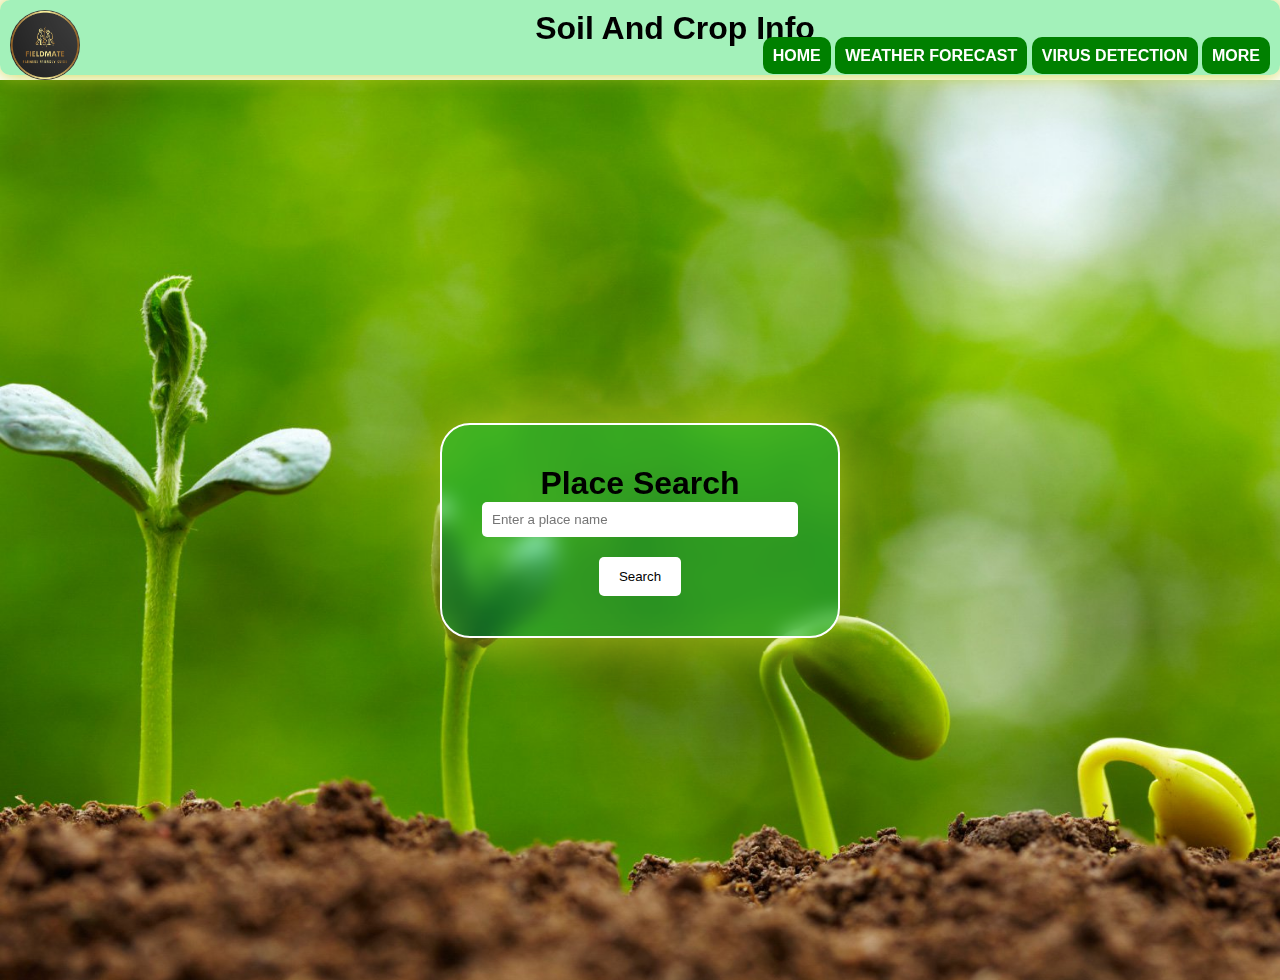
<file: more/soil/soil.html>
<!DOCTYPE html>
<html lang="en">
<head>
    <meta name="viewport" content="width=device-width, initial-scale=1.0">
    <title>Place Search</title>
    <style>
        * {
            margin: 0;
            padding: 0;
            font-family: 'poppins', sans-serif;
            box-sizing: border-box;
        }

        #google_translate_element {
            position: fixed;
            top: 20px;
            right: 20px;
            z-index: 9999; 
        }
      .search-container {
            text-align: center;
            margin: 20px 0;
        }

        #search-input {
            padding: 5px;
            width: 300px;
            font-size: 16px;
        }

        #search-button {
            padding: 5px 15px;
            font-size: 16px;
            cursor: pointer;
        }



        .container {
            width: 100%;
            height: 100vh;
            background: rgb(246, 248, 246);
            display: flex;
            align-items: center;
            justify-content: center;
            background-image: url("soil.jpg");
            background-size: cover;
            background-repeat: no-repeat;
            background-position: center;
        }
        .search-container {
            display: flex;
            flex-direction: column;
            align-items: center;
            text-align: center;
        }
        .result-container {
            display: none;
            flex-direction: column;
            align-items: center;
            text-align: center;
        }
        .box {
            width: 400px;
            
            padding: 40px;
            border: 2px solid white;
            border-radius: 30px;
            position: relative;
            backdrop-filter: saturate(100%) blur(10px);
      background-color: rgba(25, 219, 83, 0.401);
      box-shadow: 0 0 60px #c3cf22e4;
       transition: .5s
        }
        .box h3 {
            font-size: 36px;
            font-weight: 680;
            color: #000000;
        }
        label {
            display: block;
            width: 200px;
            background: #fff;
            padding: 12px;
            margin: 10px auto;
            border-radius: 5px;
            cursor: pointer;
        }
        .search-input {
            width: 100%;
            padding: 10px;
            border-radius: 5px;
            border: none;
            margin-bottom: 20px;
        }
        .search-button {
            background-color: #fff;
            padding: 12px 20px;
            border: none;
            border-radius: 5px;
            cursor: pointer;
        }
        .search-button:hover {
            background-color: #ccc;
        }
        .results {
            margin-top: 20px;
            font-size: 18px;
            color: #fff;
        }
        .suggestions {
            position: absolute;
            top: 50px;
            left: 0;
            right: 0;
            background: #fff;
            border: 1px solid #ccc;
            max-height: 150px;
            overflow-y: auto;
            display: none;
        }
        .suggestion-item {
            padding: 8px 10px;
            cursor: pointer;
        }
        .suggestion-item:hover {
            background-color: #f2f2f2;
        }
        .search-input:focus + .suggestions {
            display: block;
        }
        /* Change the color of the three bold headings to black */
        .place-info strong {
            font-weight: bold;
            color: black;
            display: block;
            margin-top: 10px;
        }
        .place-info {
            color: white;
        }
      
        .hd{
            
           
            background: rgb(255, 255, 255);
            max-width:100%;
            padding: 10px;
            text-align: center;
            border-radius: 10px;
            backdrop-filter: saturate(180%) blur(5px);
            background-color: rgba(25, 219, 83, 0.401);
           box-shadow: 0 0 20px #c3cf22e4;
           transition: .5s;
          
      
           
           
   }

   .nav1{
            font-size: 20x;
            font-weight: bold;
            background: green;
            width:10px;
            padding: 10px;
            text-align: center;
            text-transform: uppercase;
            color: #fff;
            border-radius: 10px;
            cursor: pointer;
            text-decoration: none;
            
        }

        .fm{
     
     border-radius: 50%;
     width:70px;
     margin:auto;
        }






    </style>
</head>
<body>
  
    <div class="hd">

        <div>
        <img class="fm" align="left" src="logo1 (1) (1).png" alt="">
      </div>
      <h1 >Soil And Crop Info</h1>
      
      <div  align="right">
        <a href="C:\Users\shiva\OneDrive\Desktop\FieldMate_web\index.html" class="nav1">HOME</a> 
        <a href="C:\Users\shiva\OneDrive\Desktop\FieldMate_web\wheather\whether.html" class="nav1">WEATHER FORECAST</a> 
        <a href="C:\Users\shiva\OneDrive\Desktop\FieldMate_web\virus\virus.html" class="nav1">VIRUS DETECTION</a> 
        <a href="C:\Users\shiva\OneDrive\Desktop\FieldMate_web\more\more.html" class="nav1">MORE</a> 
        
      </div>
      </div>

<div class="card">
<div class="container">
    <div class="search-container">
        <div class="box">
            <h1>Place Search</h1>
            <form id="search-form">
                <input type="text" id="place-input" class="search-input" placeholder="Enter a place name" required>
                <button type="submit" class="search-button">Search</button>
                <div class="suggestions" id="suggestions"></div>
            </form>
        </div>
    </div>
    <div class="result-container">
        <div class="box">
            <h3>Place Information</h3>
            <!-- Display place information here -->
            <div class="place-info" id="place-info"></div>
        </div>
    </div>
</div>
</div>



<script>
    const searchForm = document.getElementById("search-form");
    const placeInput = document.getElementById("place-input");
    const suggestions = document.getElementById("suggestions");
    const placeInfo = document.getElementById("place-info");
    const searchContainer = document.querySelector(".search-container");
    const resultContainer = document.querySelector(".result-container");

    const andhraPlaceSuggestions = [
        "Anantapur",
        "Chittoor",
        "East Godavari",
        "Guntur",
        "Krishna",
        "Kurnool",
        "Nellore",
        "Prakasam",
        "Srikakulam",
        "Vizag",
        "Vizianagaram",
        "West Godavari",
        "YSR Kadapa",
        // Add more famous places in Andhra Pradesh as needed
    ];

    placeInput.addEventListener("input", () => {
        const userInput = placeInput.value.toLowerCase();
        suggestions.innerHTML = "";

        const filteredSuggestions = andhraPlaceSuggestions.filter((place) =>
            place.toLowerCase().includes(userInput)
        );

        filteredSuggestions.forEach((suggestion) => {
            const suggestionItem = document.createElement("div");
            suggestionItem.textContent = suggestion;
            suggestionItem.classList.add("suggestion-item");
            suggestionItem.addEventListener("click", () => {
                placeInput.value = suggestion;
                suggestions.innerHTML = "";
                searchContainer.style.display = "none";
                resultContainer.style.display = "block";
                displayPlaceInfo(suggestion);
            });
            suggestions.appendChild(suggestionItem);
        });
    });

    searchForm.addEventListener("submit", (event) => {
        event.preventDefault();
        const placeName = placeInput.value.toLowerCase();
        suggestions.innerHTML = "";
        searchContainer.style.display = "none";
        resultContainer.style.display = "block";
        displayPlaceInfo(placeName);
    });

    const andhraPlaceInfoData = {
        anantapur: " Red soil, black soil\nGroundnut, cotton\nAvocado, quinoa",
        chittoor: " Red sandy soil, loamy soil\nTomato, banana\nBlueberries, asparagus",
        eastgodavari: "Alluvial soil, sandy soil\nRice, coconut\nDragon fruit, kiwi",
        guntur: "Black soil, sandy loam\nChillies, tobacco\nBroccoli, artichoke",
        krishna: "Alluvial soil, black soil\nMango, sugarcane\nPapaya, passion fruit",
        kurnool: "Red soil, clayey soil\nMaize, sunflower\nTurmeric, saffron",
        nellore: "Red sandy soil, black soil\nPaddy, pulses\nPistachios, hazelnuts",
        prakasam: "Red sandy soil, black clay soil\nTobacco, cotton\nLavender, chamomile",
        srikakulam: "Sandy loam, red sandy soil\nRice, cashew\nPeaches, apricots",
        vizag: "Sandy loam, laterite soil\nCashew, paddy\nMacadamia nuts, lychee",
        vizianagaram: "Sandy soil, loamy soil\nSugarcane, coconut\nPomegranate, goji berries",
        westgodavari: "Alluvial soil, clayey soil\nPaddy, sugarcane\nCherries, olives",
        ysrkadapa: "Red soil, black soil\nGroundnut, sunflower\nAlmonds, walnuts\n",
        // Add more information about places in Andhra Pradesh as needed
    };

    function displayPlaceInfo(placeName) {
        if (andhraPlaceInfoData.hasOwnProperty(placeName)) {
            const info = andhraPlaceInfoData[placeName];
            const infoArray = info.split("\n");
            if (infoArray[0]) {
                placeInfo.innerHTML = `<strong>Soil Types:</strong>${infoArray[0]}`;
            }

            if (infoArray[1]) {
                placeInfo.innerHTML += `<strong>Popular Crops:</strong>${infoArray[1]}`;
            }
            if (infoArray[2]) {
                placeInfo.innerHTML += `<strong>Popular but not extensive Crops:</strong>${infoArray[2]}`;
            }
        } else {
            placeInfo.textContent = "Information not available for this place.";
        }
    }
</script>
<div id="google_translate_element"></div>

    <script type="text/javascript">
        function googleTranslateElementInit() {
            new google.translate.TranslateElement({pageLanguage: 'en', includedLanguages: 'en,te,ta,hi', layout: google.translate.TranslateElement.InlineLayout.SIMPLE}, 'google_translate_element');
        }
    </script>

    <script type="text/javascript" src="https://translate.google.com/translate_a/element.js?cb=googleTranslateElementInit"></script>
   
</body>
</html>
</file>
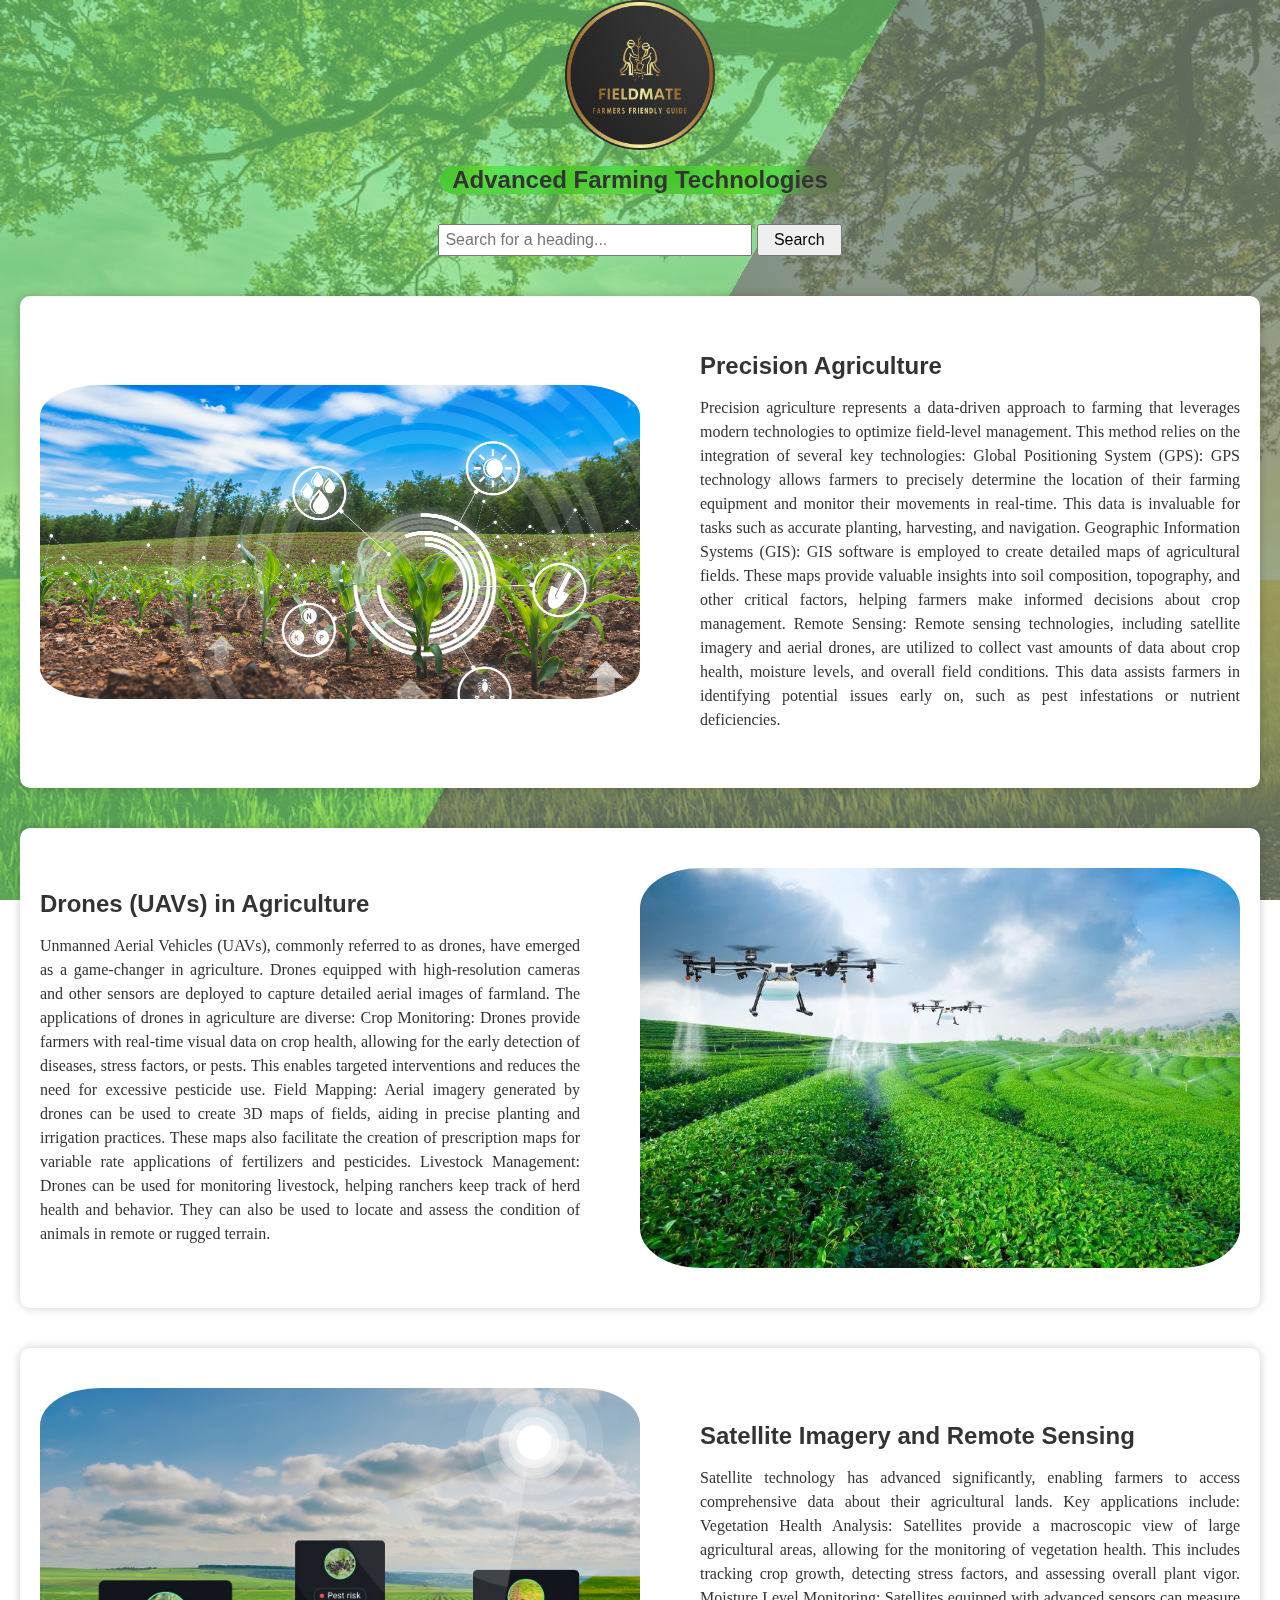
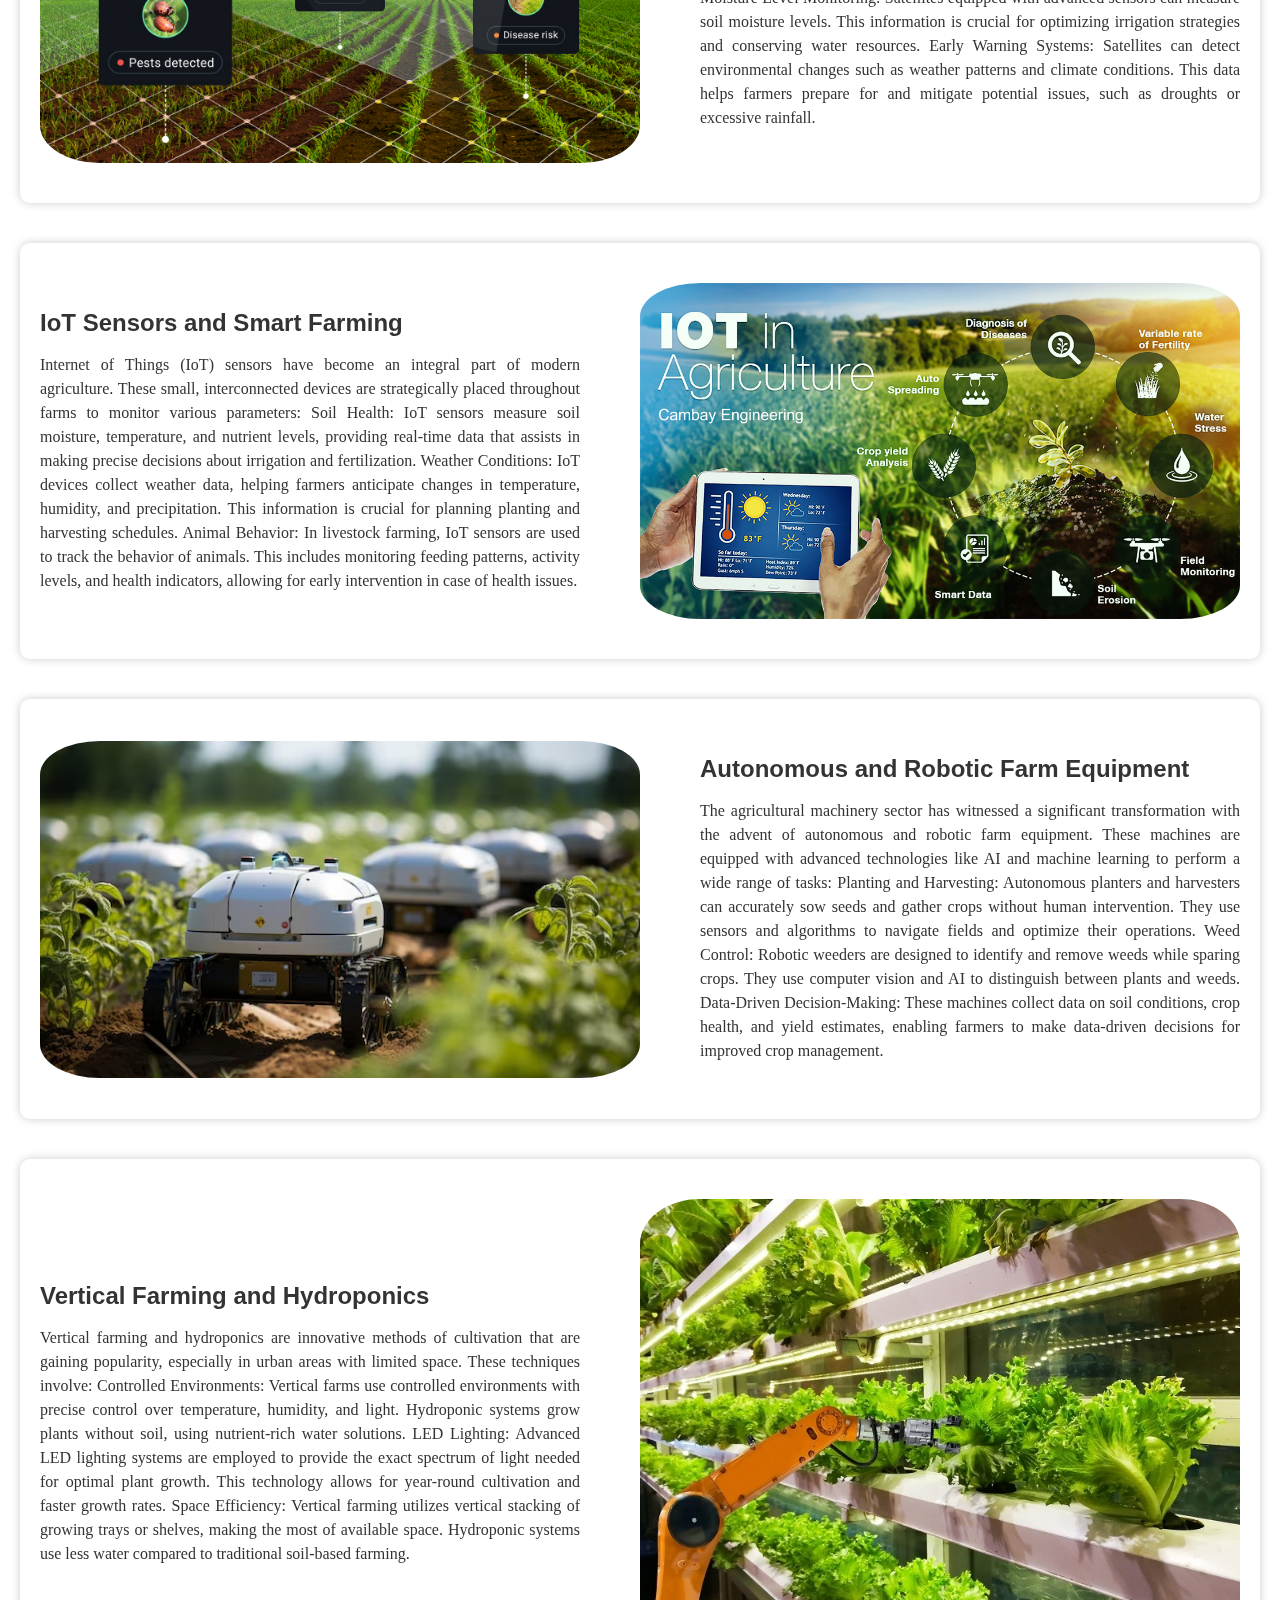
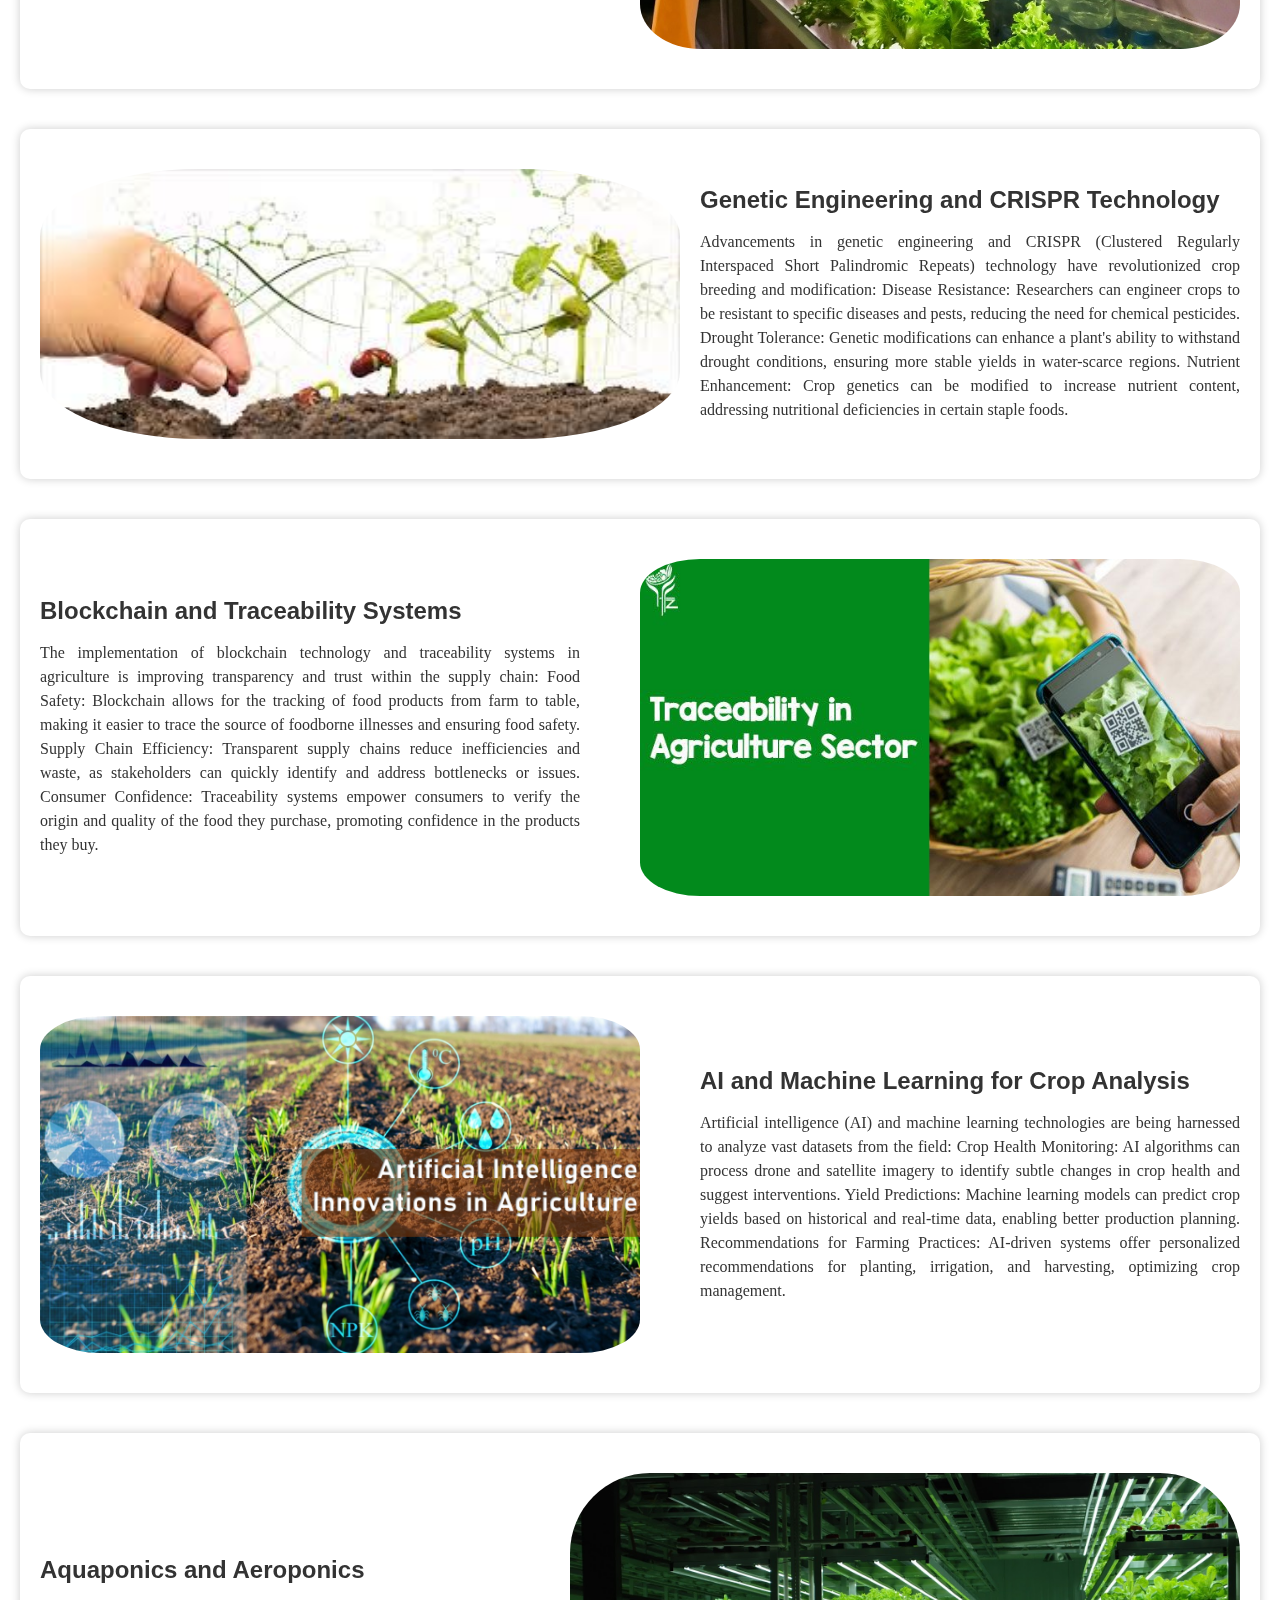
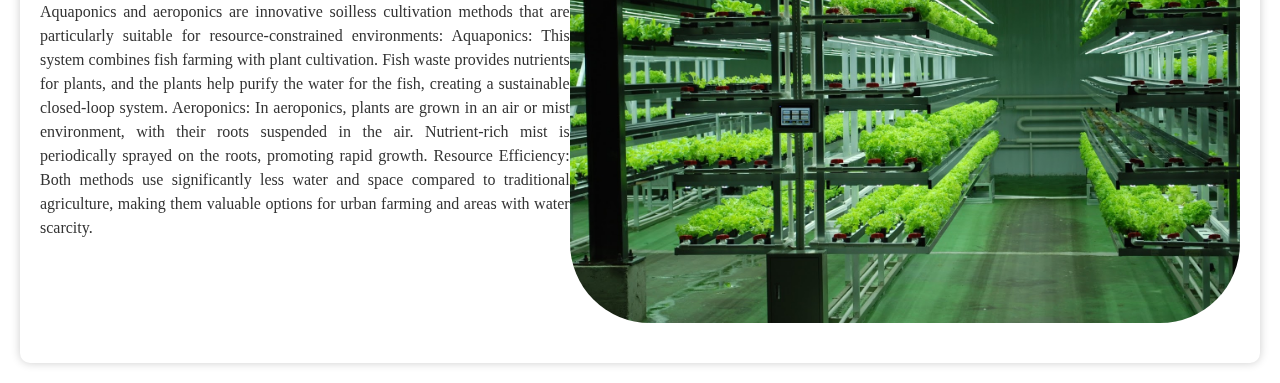
<file: more/tech/tech.html>
<!DOCTYPE html>
<html lang="en">
  <head>
    <meta charset="UTF-8">
    <meta name="viewport" content="width=device-width, initial-scale=1.0">
    <title>Modern Farming Techniques</title>
    <style>
        body {
            font-family: Arial, sans-serif;
            margin: 0;
            padding: 0;
            background-image: url(bg.jpeg);
            background-repeat: no-repeat;
            background-size: cover;
            background-attachment: fixed;
            display: flex;
            flex-direction: column;
            align-items: center;
            justify-content: center;

        }
        .imgbg{
          grid-column: 1 / span 3;
          grid-row: 1 / span 1;
        }
    .nav {
            
            display:grid;
            
        }

        
        .navbar-logo {
            float: left;
            width: 150px;
            height: 150px;
            border-radius: 50%;
            margin: auto ;
        }

     

        

        
        .navbar-logo img {
            width: 150px;
            height: auto;
            border-radius: 50%; 
        }

        .container {
            display: flex;
            flex-direction: column;
            align-items: center;
            background-color: #fff;
            border-radius: 10px;
            box-shadow: 0px 0px 10px rgba(0, 0, 0, 0.2);
            margin: 20px;
            padding: 20px;
           
            
            
        }
       
        .section {
            display: flex;
            flex-direction: row;
            justify-content: space-between;
            align-items: center;
            margin: 20px 0;
        }

        .image {
            max-width: 50%;
            height: auto;
            border-radius: 10%;
            transition: transform 0.3s ease-in-out;
        }

        
        .image:hover {
            transform: scale(1.1);
        }

        .text, .text1 {
            max-width: 45%;
            text-align: justify;
            font-family: "Arial", sans-serif;
        }

        p {
            font-size: 16px;
            line-height: 1.5;
            color: #333;
            font-family: "Times New Roman", serif;
        }

        h1 {
            font-size: 24px; 
            font-weight: bold; 
            color: #333;
            margin-bottom: 10px;
        }

        b {
            font-weight: normal; 
        }

        @media (max-width: 768px) {
            .container {
                padding: 10px;
            }

            .section {
                flex-direction: column;
                align-items: center;
            }

            .image {
                max-width: 100%;
            }

            .text, .text1 {
                max-width: 100%;
                padding-right: 0;
            }
        }

        
        #google_translate_element {
            position: fixed;
            top: 20px;
            right: 20px;
            z-index: 9999; 
        }
      .search-container {
            text-align: center;
            margin: 20px 0;
        }

        
        #search-input {
            padding: 5px;
            width: 300px;
            font-size: 16px;
        }

        
        #search-button {
            padding: 5px 15px;
            font-size: 16px;
            cursor: pointer;
        }
        .image1{
            width: 50vw;
            height: 30vh;
            border-radius: 25%;
            transition: transform 0.3s ease-in-out;
        }
        .image1:hover {
            transform: scale(1.1);
        }
        .mheading{
          border-radius: 30px; 
          width: 400px;
          backdrop-filter: saturate(180%) blur(10px);
        }
        .main__bg {
        background-image: linear-gradient(-60deg, #788b77ba 50%, #82f38293 50%);
        animation: slide 3s ease-in-out infinite alternate;
        position: fixed;
        top: 0;
        bottom: 0;
        left: -50%;
        right: -50%;
        opacity: 0.5;
        z-index: -1;
        }
         
        .layer1 {
        animation-direction: alternate-reverse;
        animation-duration: 4s;
        }
         
        .layer2 {
        animation-duration: 5s;
        }
         
        @keyframes slide {
        0% {
            transform: translateX(-25%);
        }
        100% {
            transform: translateX(25%);
        }
        }
    </style>
</head>
    
<body>
  <div class="main__bg"></div>
  <div class="main__bg layer1"></div>
  <div class="main__bg layer2"></div>
 
 <div class="nav">
  
  <div class="navbar-logo">
      <img src="logo1 (1) (1).png" class="imgbg" alt=" Logo" />
  </div>
  <center><h1 class="mheading">Advanced Farming Technologies</h1></center>
</div>

    <div class="search-container">
        <input type="text" id="search-input" placeholder="Search for a heading...">
        <button id="search-button">Search</button>
    </div>
   
    </div>
    <div class="container">
        <div class="section">
          <img class="image" src="percision agriculture.png" alt="Image 1">
          <div class="text">
            <h1>Precision Agriculture</h1>
            <b><p>Precision agriculture represents a data-driven approach to farming that leverages modern technologies to optimize field-level management. This method relies on the integration of several key technologies:

                Global Positioning System (GPS): GPS technology allows farmers to precisely determine the location of their farming equipment and monitor their movements in real-time. This data is invaluable for tasks such as accurate planting, harvesting, and navigation.
                
                Geographic Information Systems (GIS): GIS software is employed to create detailed maps of agricultural fields. These maps provide valuable insights into soil composition, topography, and other critical factors, helping farmers make informed decisions about crop management.
                
                Remote Sensing: Remote sensing technologies, including satellite imagery and aerial drones, are utilized to collect vast amounts of data about crop health, moisture levels, and overall field conditions. This data assists farmers in identifying potential issues early on, such as pest infestations or nutrient deficiencies.
                </p></b> 
          </div>
        </div>
      </div>
      <div class="container">
        <div class="section">
            
          <div class="text">
            <h1>Drones (UAVs) in Agriculture</h1>
            <b><p>Unmanned Aerial Vehicles (UAVs), commonly referred to as drones, have emerged as a game-changer in agriculture. Drones equipped with high-resolution cameras and other sensors are deployed to capture detailed aerial images of farmland. The applications of drones in agriculture are diverse:

                Crop Monitoring: Drones provide farmers with real-time visual data on crop health, allowing for the early detection of diseases, stress factors, or pests. This enables targeted interventions and reduces the need for excessive pesticide use.
                
                Field Mapping: Aerial imagery generated by drones can be used to create 3D maps of fields, aiding in precise planting and irrigation practices. These maps also facilitate the creation of prescription maps for variable rate applications of fertilizers and pesticides.
                
                Livestock Management: Drones can be used for monitoring livestock, helping ranchers keep track of herd health and behavior. They can also be used to locate and assess the condition of animals in remote or rugged terrain.
                </p></b>
        </div>
          <img class="image" src="drones.webp" alt="Image 1">
        </div>
      </div>
      <div class="container">
        <div class="section">
          <img class="image" src="satellite solution.jpg" alt="Image 3">
          <div class="text1">
            <h1>Satellite Imagery and Remote Sensing</h1>
            <b><p>
                Satellite technology has advanced significantly, enabling farmers to access comprehensive data about their agricultural lands. Key applications include:
    
                Vegetation Health Analysis: Satellites provide a macroscopic view of large agricultural areas, allowing for the monitoring of vegetation health. This includes tracking crop growth, detecting stress factors, and assessing overall plant vigor.
    
                Moisture Level Monitoring: Satellites equipped with advanced sensors can measure soil moisture levels. This information is crucial for optimizing irrigation strategies and conserving water resources.
    
                Early Warning Systems: Satellites can detect environmental changes such as weather patterns and climate conditions. This data helps farmers prepare for and mitigate potential issues, such as droughts or excessive rainfall.</p></b> 
          </div>
        </div>
      </div>
      <div class="container">
        <div class="section">
            
          <div class="text">
            <h1>IoT Sensors and Smart Farming</h1>
            <b><p>
                Internet of Things (IoT) sensors have become an integral part of modern agriculture. These small, interconnected devices are strategically placed throughout farms to monitor various parameters:
        
                Soil Health: IoT sensors measure soil moisture, temperature, and nutrient levels, providing real-time data that assists in making precise decisions about irrigation and fertilization.
                
                Weather Conditions: IoT devices collect weather data, helping farmers anticipate changes in temperature, humidity, and precipitation. This information is crucial for planning planting and harvesting schedules.
                
                Animal Behavior: In livestock farming, IoT sensors are used to track the behavior of animals. This includes monitoring feeding patterns, activity levels, and health indicators, allowing for early intervention in case of health issues.
                </p></b>
    </div>
          <img class="image" src="Iot-Agriculture.jpg" alt="Image 1">
        </div>
      </div>
      <div class="container">
        <div class="section">
          <img class="image" src="robotic-farm-equipment.avif" alt="Image 3">
          <div class="text1">
            <h1>Autonomous and Robotic Farm Equipment</h1>
            <p><b>
                The agricultural machinery sector has witnessed a significant transformation with the advent of autonomous and robotic farm equipment. These machines are equipped with advanced technologies like AI and machine learning to perform a wide range of tasks:
    
                Planting and Harvesting: Autonomous planters and harvesters can accurately sow seeds and gather crops without human intervention. They use sensors and algorithms to navigate fields and optimize their operations.
    
                Weed Control: Robotic weeders are designed to identify and remove weeds while sparing crops. They use computer vision and AI to distinguish between plants and weeds.
    
                Data-Driven Decision-Making: These machines collect data on soil conditions, crop health, and yield estimates, enabling farmers to make data-driven decisions for improved crop management.</b></p>
          </div>
        </div>
      </div>

  <div class="container">
    <div class="section">
      <div class="text">
        <h1>Vertical Farming and Hydroponics</h1>
        <b><p>
            Vertical farming and hydroponics are innovative methods of cultivation that are gaining popularity, especially in urban areas with limited space. These techniques involve:
    
            Controlled Environments: Vertical farms use controlled environments with precise control over temperature, humidity, and light. Hydroponic systems grow plants without soil, using nutrient-rich water solutions.
    
            LED Lighting: Advanced LED lighting systems are employed to provide the exact spectrum of light needed for optimal plant growth. This technology allows for year-round cultivation and faster growth rates.
    
            Space Efficiency: Vertical farming utilizes vertical stacking of growing trays or shelves, making the most of available space. Hydroponic systems use less water compared to traditional soil-based farming.
    
            </p></b>
        </div>
      <img class="image" src="Vertical-farms.jpg" alt="Image 1">
    </div>
  </div>
  <div class="container">
    <div class="section">
      <img class="image1" src="CRISPR.jpg" alt="Image 1">
      <div class="text">
        
        <h1>Genetic Engineering and CRISPR Technology</h1>
        <p><b>
            Advancements in genetic engineering and CRISPR (Clustered Regularly Interspaced Short Palindromic Repeats) technology have revolutionized crop breeding and modification:

            Disease Resistance: Researchers can engineer crops to be resistant to specific diseases and pests, reducing the need for chemical pesticides.

            Drought Tolerance: Genetic modifications can enhance a plant's ability to withstand drought conditions, ensuring more stable yields in water-scarce regions.

            Nutrient Enhancement: Crop genetics can be modified to increase nutrient content, addressing nutritional deficiencies in certain staple foods.
        </b></p>
      </div>
      
    </div>
  </div>
  <div class="container">
    <div class="section">
      
      <div class="text1">
        <h1>Blockchain and Traceability Systems</h1>
        <b><p>
            The implementation of blockchain technology and traceability systems in agriculture is improving transparency and trust within the supply chain:
    
            Food Safety: Blockchain allows for the tracking of food products from farm to table, making it easier to trace the source of foodborne illnesses and ensuring food safety.
    
            Supply Chain Efficiency: Transparent supply chains reduce inefficiencies and waste, as stakeholders can quickly identify and address bottlenecks or issues.
    
            Consumer Confidence: Traceability systems empower consumers to verify the origin and quality of the food they purchase, promoting confidence in the products they buy.
        </p></b>
      </div>
      <img class="image" src="Traceability-in-Agriculture.jpg" alt="Image 3">
    </div>
  </div>
  <div class="container">
    <div class="section">
      <img class="image" src="AI in agriculture.png" alt="Image 1">
      <div class="text">
        <h1>AI and Machine Learning for Crop Analysis</h1>
        <p><b>
            Artificial intelligence (AI) and machine learning technologies are being harnessed to analyze vast datasets from the field:

            Crop Health Monitoring: AI algorithms can process drone and satellite imagery to identify subtle changes in crop health and suggest interventions.

            Yield Predictions: Machine learning models can predict crop yields based on historical and real-time data, enabling better production planning.

            Recommendations for Farming Practices: AI-driven systems offer personalized recommendations for planting, irrigation, and harvesting, optimizing crop management.
        </b></p>
</div>
      
    </div>
  </div>
  <div class="container">
    <div class="section">
      <div class="text1">
        <h1>Aquaponics and Aeroponics</h1>
        <b><p>
            Aquaponics and aeroponics are innovative soilless cultivation methods that are particularly suitable for resource-constrained environments:
    
            Aquaponics: This system combines fish farming with plant cultivation. Fish waste provides nutrients for plants, and the plants help purify the water for the fish, creating a sustainable closed-loop system.
    
            Aeroponics: In aeroponics, plants are grown in an air or mist environment, with their roots suspended in the air. Nutrient-rich mist is periodically sprayed on the roots, promoting rapid growth.
    
            Resource Efficiency: Both methods use significantly less water and space compared to traditional agriculture, making them valuable options for urban farming and areas with water scarcity.</p></b>
      </div>
      <img class="image2" style="height: 50vh; border-radius: 80px;" src="aquaphonic-system.jpg" alt="Image 3">
    </div>
  </div>
   <div id="google_translate_element"></div>

    <script type="text/javascript">
        function googleTranslateElementInit() {
            new google.translate.TranslateElement({pageLanguage: 'en', includedLanguages: 'en,te,hi', layout: google.translate.TranslateElement.InlineLayout.SIMPLE}, 'google_translate_element');
        }
    </script>

    <script type="text/javascript" src="https://translate.google.com/translate_a/element.js?cb=googleTranslateElementInit"></script>
   <script>
        function searchHeading() {
            
            var searchTerm = document.getElementById("search-input").value.toLowerCase();
            
            
            var headings = document.querySelectorAll("h1, h2, h3, h4, h5, h6,p");

            
            for (var i = 0; i < headings.length; i++) {
                var headingText = headings[i].textContent.toLowerCase();

                
                if (headingText.includes(searchTerm)) {
                    headings[i].scrollIntoView({ behavior: "smooth", block: "start" });
                    return; 
                }
            }

            alert("Keyword not found.");
        }

        document.getElementById("search-button").addEventListener("click", searchHeading);
    </script>
    <script>
        const elements = document.querySelectorAll('.container');
        const options = {
            root: null,
            rootMargin: '0px',
            threshold: .4
        }
        const callbacks = (entries) => {
            entries.forEach(entry => {
                if (entry.isIntersecting){
                    entry.target.classList.add('active');
                }
            });
        }
        let observer = new IntersectionObserver(callbacks, options);
        elements.forEach(element => {
            observer.observe(element);
        });
    </script>
</body>
</html>
</file>
<file: more/css/style.css>
/********** Template CSS **********/
:root {
    --primary: #34AD54;
    --secondary: #FF9933;
    --light: #F6FFF2;
    --dark: #263A4F;
}

.btn {
    font-family: 'Roboto', sans-serif;
    letter-spacing: 1px;
    font-weight: 700;
    transition: .5s;
}

.btn-primary,
.btn-secondary {
    color: #FFFFFF;
}

.btn-square {
    width: 36px;
    height: 36px;
}

.btn-sm-square {
    width: 28px;
    height: 28px;
}

.btn-lg-square {
    width: 46px;
    height: 46px;
}

.btn-square,
.btn-sm-square,
.btn-lg-square {
    padding-left: 0;
    padding-right: 0;
    text-align: center;
}

.back-to-top {
    position: fixed;
    display: none;
    right: 30px;
    bottom: 0;
    border-radius: 0;
    z-index: 99;
}

.navbar-dark .navbar-nav .nav-link {
    padding: 30px 15px;
    font-size: 16px;
    font-weight: 600;
    color: #FFFFFF;
    text-transform: uppercase;
    transition: .5s;
}

.sticky-top.navbar-dark .navbar-nav .nav-link {
    padding: 20px 15px;
}

.navbar-dark .navbar-nav .nav-link:hover,
.navbar-dark .navbar-nav .nav-link.active {
    background: var(--secondary);
}

@media (max-width: 991.98px) {
    .navbar-dark .navbar-nav .nav-link  {
        padding: 10px;
    }
}

@media (max-width: 576px) {
    .carousel-caption h4 {
        font-size: 18px;
        font-weight: 500 !important;
    }

    .carousel-caption h1 {
        font-size: 30px;
        font-weight: 600 !important;
    }
}

.carousel-control-prev,
.carousel-control-next {
    width: 10%;
}

.carousel-control-prev-icon,
.carousel-control-next-icon {
    width: 3rem;
    height: 3rem;
}

.bg-hero {
    background: url(../img/carousel-1.jpg) top right no-repeat;
    background-size: cover;
}

@media (min-width: 991.98px) {
    .banner {
        position: relative;
        margin-top: -90px;
        z-index: 1;
    }
}

.bg-vegetable {
    background: linear-gradient(rgba(52, 173, 84, .2), rgba(52, 173, 84, .2)), url(../img/vegetable.png) bottom right no-repeat;
    background-size: contain;
}

.bg-fruit {
    background: linear-gradient(rgba(255, 153, 51, .2), rgba(255, 153, 51, .2)), url(../img/fruit.png) bottom right no-repeat;
    background-size: contain;
}

.service-item {
    box-shadow: 0 0 45px #4abb21dc;
    transition: .5s;
}

.about i,
.service-item i {
    background-image: linear-gradient(var(--primary), var(--secondary));
    -webkit-background-clip: text;
    -webkit-text-fill-color: transparent;
    transition: .5s;
}

.service-item:hover {
    color: var(--light);
    background: var(--primary) !important;
}

.service-item:hover i {
    background-image: linear-gradient(var(--light), var(--secondary));
}

.service-item:hover h4 {
    transition: .5s;
}

.service-item:hover h4 {
    color: var(--light);
}

.product-item {
    padding: 0 30px 30px 30px;
}

.product-item .btn-action {
    position: absolute;
    width: 100%;
    bottom: -40px;
    left: 0;
    opacity: 0;
    transition: .5s;
}

.product-item:hover .btn-action {
    bottom: 0;
    opacity: 1;
}

.product-item h5 {
    transition: .5s;
}

.product-item:hover h5 {
    opacity: 0;
}

.product-carousel::after {
    position: absolute;
    content: "";
    width: 100%;
    height: 55%;
    bottom: 0;
    left: 0;
    background: url(../img/bg-product-1.png) left bottom no-repeat, url(../img/bg-product-2.png) right bottom no-repeat;
    background-size: contain;
    background-color: var(--primary);
    z-index: -1;
}

.product-carousel .owl-nav {
    width: 100%;
    text-align: center;
    display: flex;
    justify-content: center;
}

.product-carousel .owl-nav .owl-prev,
.product-carousel .owl-nav .owl-next{
    position: relative;
    width: 55px;
    height: 45px;
    display: flex;
    align-items: center;
    justify-content: center;
    color: var(--primary);
    background: #FFFFFF;
    font-size: 22px;
    transition: .5s;
}

.product-carousel .owl-nav .owl-prev:hover,
.product-carousel .owl-nav .owl-next:hover {
    color: var(--secondary);
}

.bg-testimonial {
    background: url(../img/testimonial.jpg) top center no-repeat;
    background-size: cover;
}

.testimonial-carousel {
    background: rgba(52, 173, 84, .7);
}

.testimonial-carousel .owl-nav {
    position: absolute;
    width: calc(100% + 46px);
    height: 46px;
    top: calc(50% - 23px);
    left: -23px;
    display: flex;
    justify-content: space-between;
    z-index: 1;
}

.testimonial-carousel .owl-nav .owl-prev,
.testimonial-carousel .owl-nav .owl-next {
    position: relative;
    width: 46px;
    height: 46px;
    display: flex;
    align-items: center;
    justify-content: center;
    color: var(--primary);
    background: #FFFFFF;
    font-size: 22px;
    transition: .5s;
}

.testimonial-carousel .owl-nav .owl-prev:hover,
.testimonial-carousel .owl-nav .owl-next:hover {
    color: var(--secondary);
}

.testimonial-carousel .owl-item img {
    width: 120px;
    height: 120px;
}

.blog-item img {
    transition: .5s;
}

.blog-item:hover img {
    transform: scale(1.2);
}

.blog-overlay {
    position: absolute;
    padding: 30px;
    width: 100%;
    height: 100%;
    top: 0;
    left: 0;
    display: flex;
    flex-direction: column;
    align-items: flex-start;
    justify-content: flex-end;
    background: linear-gradient(rgba(52, 173, 84, 0), rgba(52, 173, 84, 1));
    z-index: 1;
}

.bg-footer {
    background: linear-gradient(rgba(52, 173, 84, .7), rgba(52, 173, 84, .7)), url(../img/footer.png) center bottom no-repeat;
    background-size: contain;
}

@media (min-width: 991.98px) {
    .bg-footer {
        margin-top: 90px !important;
    }
}
</file>
<file: new_weather/style.css>
@import url('https://fonts.googleapis.com/css2?family=Open+Sans:wght@400;500;600;700&display=swap');
* {
  margin: 0;
  padding: 0;
  box-sizing: border-box;
  font-family: 'Open Sans', sans-serif;
}
body {
  background: #E3F2FD;
  background-image: url('https://source.unsplash.com/1600x900/?landscape');
}

.container {
 
 padding: 10px;
}
.weather-input {
  width: 400px;
}
.weather-input input {
  height: 30px;
  width: 50%;
  outline: none;
  font-size: 1.07rem;
  padding: 0 17px;
  margin: 10px 0 20px 0;
  border-radius: 4px;
  border: 1px solid #ccc;
}
.weather-input input:focus {
  padding: 0 16px;
  border: 2px solid #0a1f19;
}
.weather-input .separator {
  height: 1px;
  width: 100%;
  margin: 25px 0;
  background: #BBBBBB;

}
.weather-input .separator::before{
  content: "or";
  color: #6C757D;
  font-size: 1.18rem;
  padding: 0 15px;
  margin-top: -4px;
  background: #E3F2FD;
}
.weather-input button {
  width:30px;
  height: 30px;
  cursor: pointer;
  outline: none;
  border: none;
  border-radius: 20px;
  color: #fff;
  background: #15c745;
  transition: 0.2s ease;
}

.location-btn {
    height: 30px;
    width: 200px;
    outline: none;
    font-size: 1.07rem;
    background: #15c745;
    margin: 10px 0 20px 0;
    border-radius: 4px;
    border: 1px solid #ccc;

}

.weather-input .location-btn {
  background: #6C757D;
}
.weather-input .location-btn:hover {
  background: #5c636a;
}


.weather-data {
  width: 70%;
}
.weather-data .current-weather {
  color: #060404;
  
  border-radius: 30px;
  padding: 30px;

  backdrop-filter: saturate(180%) blur(10px);
      background-color: rgba(25, 219, 83, 0.621);
       transition: .5s
}
.current-weather h2 {
  font-weight: 700;
  font-size: 1.7rem;
}
.weather-data h6 {
  margin-top: 12px;
  font-size: 1rem;
  font-weight: 500;
}
.current-weather .icon {
  text-align: center;
}
.current-weather .icon img {
  max-width: 120px;
  margin-top: -15px;
}
.current-weather .icon h6 {
  margin-top: -10px;
  text-transform: capitalize;
}
.days-forecast h2 {
  margin: 20px 0;
  font-size: 1.5rem;
}
.days-forecast .weather-cards {
  display: flex;
  gap: 20px;
}
.weather-cards .card {
  color: #fff;
  padding: 18px 16px;
  list-style: none;
  width: calc(100% / 5);
  background: #6C757D;
  border-radius: 30px;
}
.weather-cards .card h3 {
  font-size: 1.3rem;
  font-weight: 600;
}
.weather-cards .card img {
  max-width: 70px;
  margin: 5px 0 -12px 0;
}
@media (max-width: 1400px) {
  .weather-data .current-weather {
    padding: 20px;
  }
  .weather-cards {
    flex-wrap: wrap;
  }
  .weather-cards .card {
    width: calc(100% / 4 - 15px);
  }
}
@media (max-width: 1200px) {
  .weather-cards .card {
    width: calc(100% / 3 - 15px);
  }
}
@media (max-width: 950px) {
  .weather-input {
    width: 450px;
  }
  .weather-cards .card {
    width: calc(100% / 2 - 10px);
  }
}
@media (max-width: 750px) {
  h1 {
    font-size: 1.45rem;
    padding: 16px 0;
  }
  
  .weather-input {
    width: 100%;
  }
  .weather-data h2 {
    font-size: 1.35rem;
  }
}
</file>
